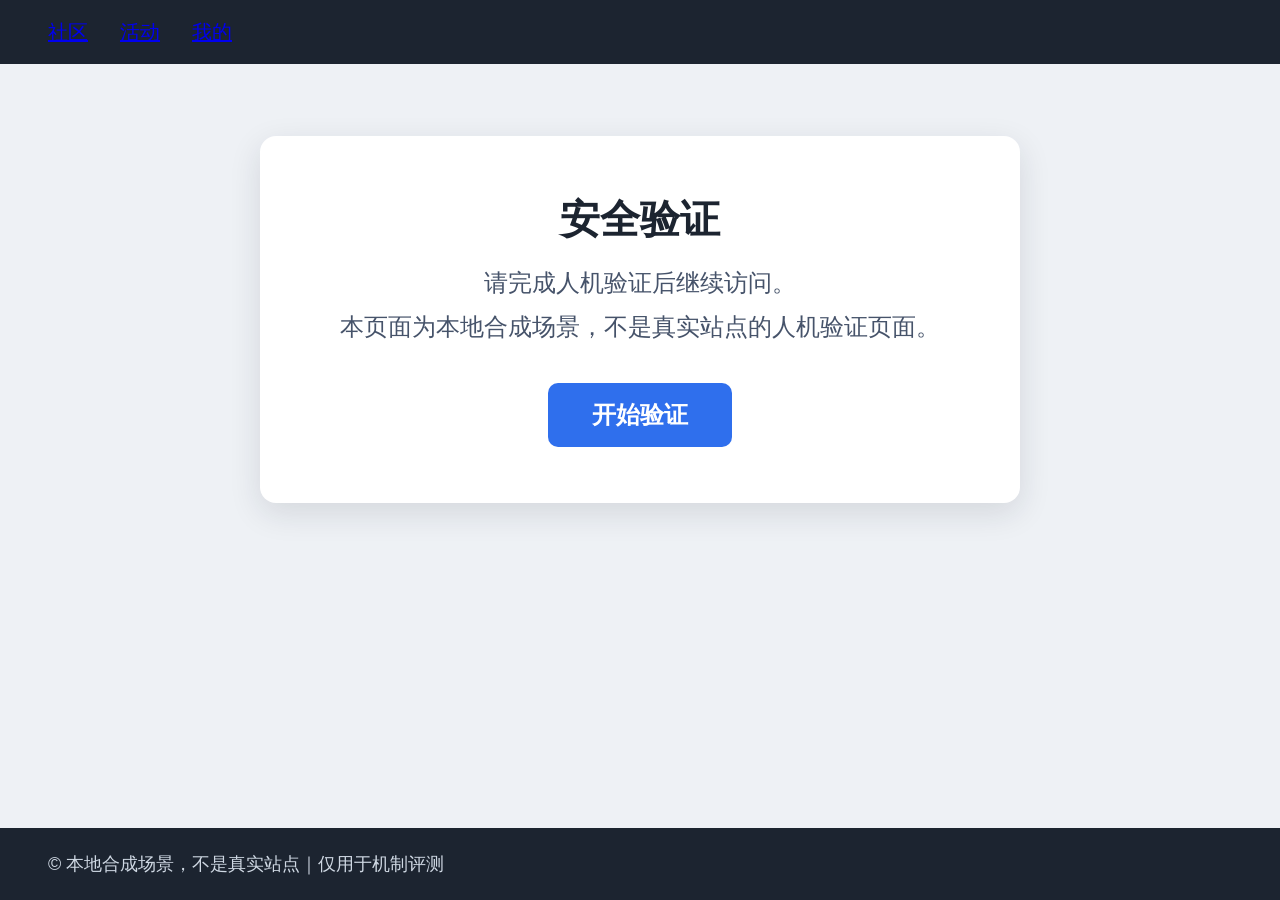
<file: acquisition/fixtures/live/captcha.html>
<!doctype html>
<html lang="zh-CN">
<head>
<meta charset="utf-8">
<title>安全验证（本地合成场景）</title>
<!-- 本地合成场景，不是真实站点：无外部资源、无网络请求，仅用于真实 Chromium/Edge 上的机制验收。 -->
<!--
  阻塞约定（见 V4 切片 2 接口冻结 §2/§4）：本页是整页验证码阻塞场景，
  页面上没有任何可引用的活动证据；任何策略在阻塞页上都不得把证据写入存储。
-->
<meta name="acq-blocked" content="captcha">
<style>
  * { box-sizing: border-box; }
  body { margin: 0; background: #eef1f5; color: #1c2430;
         font-family: "Microsoft YaHei", "PingFang SC", sans-serif; }
  nav.top { height: 64px; display: flex; align-items: center; gap: 32px;
            padding: 0 48px; background: #1c2430; color: #ffffff; font-size: 20px; }
  main { max-width: 760px; margin: 72px auto; padding: 56px 48px; background: #ffffff;
         border-radius: 16px; box-shadow: 0 10px 32px rgba(28, 36, 48, 0.12); text-align: center; }
  h1 { margin: 0 0 20px; font-size: 40px; }
  main p { margin: 12px 0; font-size: 24px; color: #46536a; }
  button { margin-top: 28px; padding: 16px 44px; font-size: 24px; font-weight: 700;
           color: #ffffff; background: #2f6fed; border: 0; border-radius: 10px;
           font-family: inherit; cursor: pointer; }
  footer { position: fixed; left: 0; right: 0; bottom: 0; padding: 24px 48px;
           background: #1c2430; color: #cfd8e3; font-size: 18px; }
</style>
</head>
<body data-acq-blocked="captcha">
<header>
  <nav class="top" aria-label="主导航">
    <a href="#home">社区</a>
    <a href="#activity">活动</a>
    <a href="#mine">我的</a>
  </nav>
</header>
<main>
  <section class="captcha" aria-label="安全验证" data-region-blocked="true">
    <h1>安全验证</h1>
    <p>请完成人机验证后继续访问。</p>
    <p>本页面为本地合成场景，不是真实站点的人机验证页面。</p>
    <button type="button">开始验证</button>
  </section>
</main>
<footer>© 本地合成场景，不是真实站点｜仅用于机制评测</footer>
</body>
</html>
</file>
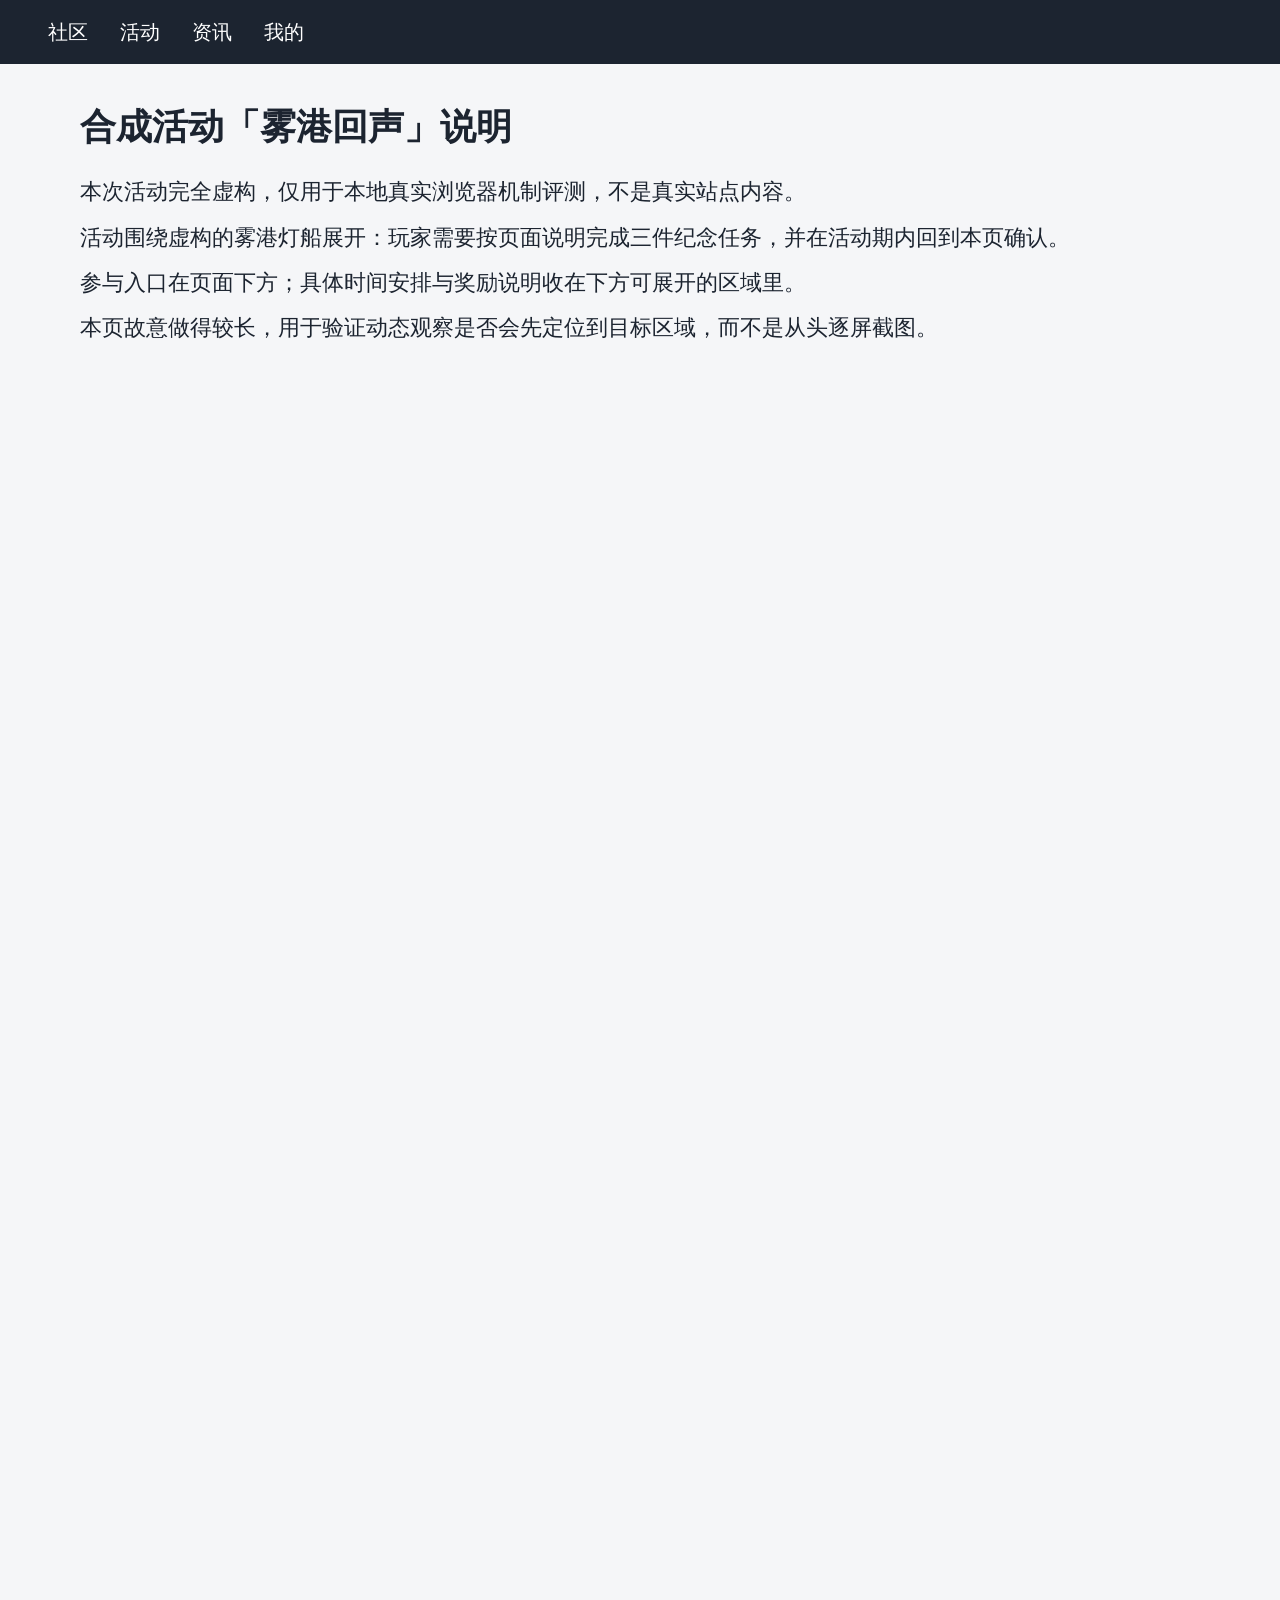
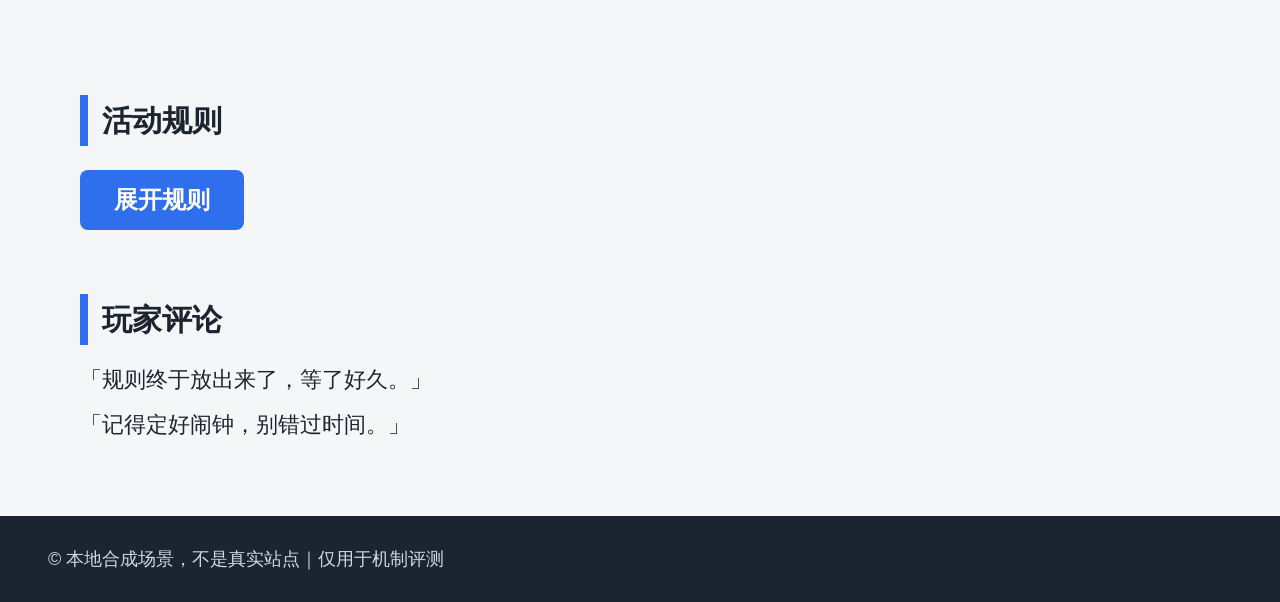
<file: acquisition/fixtures/live/lazy_rules.html>
<!doctype html>
<html lang="zh-CN">
<head>
<meta charset="utf-8">
<title>合成活动说明｜雾港回声（本地场景）</title>
<!-- 本地合成场景，不是真实站点：无外部资源、无网络请求，仅用于真实 Chromium/Edge 上的机制验收。 -->
<!--
  懒加载约定（供 browser_session_worker.cjs 识别，见 V4 切片 2 接口冻结 §2/§4）：
  - #rules-section 在点击展开前被显式声明为懒加载区域；
  - 展开前规则正文不在 DOM 中（#rules-body 为空，规则文字由点击后的内联脚本写入），
    因此隐藏文本也不能被任何观察通道读到；
  - 点击“展开规则”后 #rules-body 出现规则正文，region 文本与 page_version 必须改变。
-->
<style>
  * { box-sizing: border-box; }
  body { margin: 0; background: #f5f6f8; color: #1c2430;
         font-family: "Microsoft YaHei", "PingFang SC", sans-serif; line-height: 1.7; }
  nav.top { height: 64px; display: flex; align-items: center; gap: 32px;
            padding: 0 48px; background: #1c2430; color: #ffffff; font-size: 20px; }
  nav.top a { color: #ffffff; text-decoration: none; }
  main { max-width: 1120px; margin: 0 auto; padding: 32px 0 64px; }
  h1 { margin: 0 0 16px; font-size: 36px; }
  h2 { margin: 0 0 16px; font-size: 30px; padding-left: 14px; border-left: 8px solid #2f6fed; }
  article p { margin: 8px 0; font-size: 22px; }
  .spacer { height: 1300px; }
  #rules-section { margin-top: 40px; }
  #expand-rules { margin: 8px 0 0; padding: 14px 34px; font-size: 24px; font-weight: 700;
                  color: #ffffff; background: #2f6fed; border: 0; border-radius: 8px;
                  font-family: inherit; cursor: pointer; }
  #rules-body { margin-top: 20px; padding: 20px 24px; background: #ffffff; border-radius: 8px;
                font-size: 24px; white-space: pre-line; }
  #rules-body[hidden] { display: none; }
  section.comments { margin-top: 64px; }
  section.comments p { margin: 8px 0; font-size: 22px; }
  footer { padding: 28px 48px; background: #1c2430; color: #cfd8e3; font-size: 18px; }
</style>
</head>
<body>
<header>
  <nav class="top" aria-label="主导航">
    <a href="#home">社区</a>
    <a href="#activity">活动</a>
    <a href="#news">资讯</a>
    <a href="#mine">我的</a>
  </nav>
</header>
<main>
  <article class="article-body" aria-label="活动说明正文">
    <h1>合成活动「雾港回声」说明</h1>
    <p>本次活动完全虚构，仅用于本地真实浏览器机制评测，不是真实站点内容。</p>
    <p>活动围绕虚构的雾港灯船展开：玩家需要按页面说明完成三件纪念任务，并在活动期内回到本页确认。</p>
    <p>参与入口在页面下方；具体时间安排与奖励说明收在下方可展开的区域里。</p>
    <p>本页故意做得较长，用于验证动态观察是否会先定位到目标区域，而不是从头逐屏截图。</p>
  </article>
  <div class="spacer"></div>
  <section id="rules-section" class="activity-rules" aria-label="活动规则"
           data-region-lazy="true" data-region-requires="click:展开规则">
    <h2>活动规则</h2>
    <button id="expand-rules" type="button" aria-expanded="false">展开规则</button>
    <div id="rules-body" hidden></div>
  </section>
  <section class="comments" aria-label="玩家评论">
    <h2>玩家评论</h2>
    <p>「规则终于放出来了，等了好久。」</p>
    <p>「记得定好闹钟，别错过时间。」</p>
  </section>
</main>
<footer>© 本地合成场景，不是真实站点｜仅用于机制评测</footer>
<script>
(function () {
  // 规则正文以 base64 形式保存在内联脚本里，展开前不会出现在 DOM 文本中。
  var payload = '[base64]';
  var section = document.getElementById('rules-section');
  var button = document.getElementById('expand-rules');
  var body = document.getElementById('rules-body');
  button.addEventListener('click', function () {
    var bytes = Uint8Array.from(atob(payload), function (ch) { return ch.charCodeAt(0); });
    body.textContent = new TextDecoder('utf-8').decode(bytes);
    body.hidden = false;
    button.textContent = '规则已展开';
    button.setAttribute('aria-expanded', 'true');
    // 展开后不再声明懒加载，重新观察时该区域可直接读取 DOM 文本。
    section.removeAttribute('data-region-lazy');
    section.removeAttribute('data-region-requires');
  });
})();
</script>
</body>
</html>
</file>
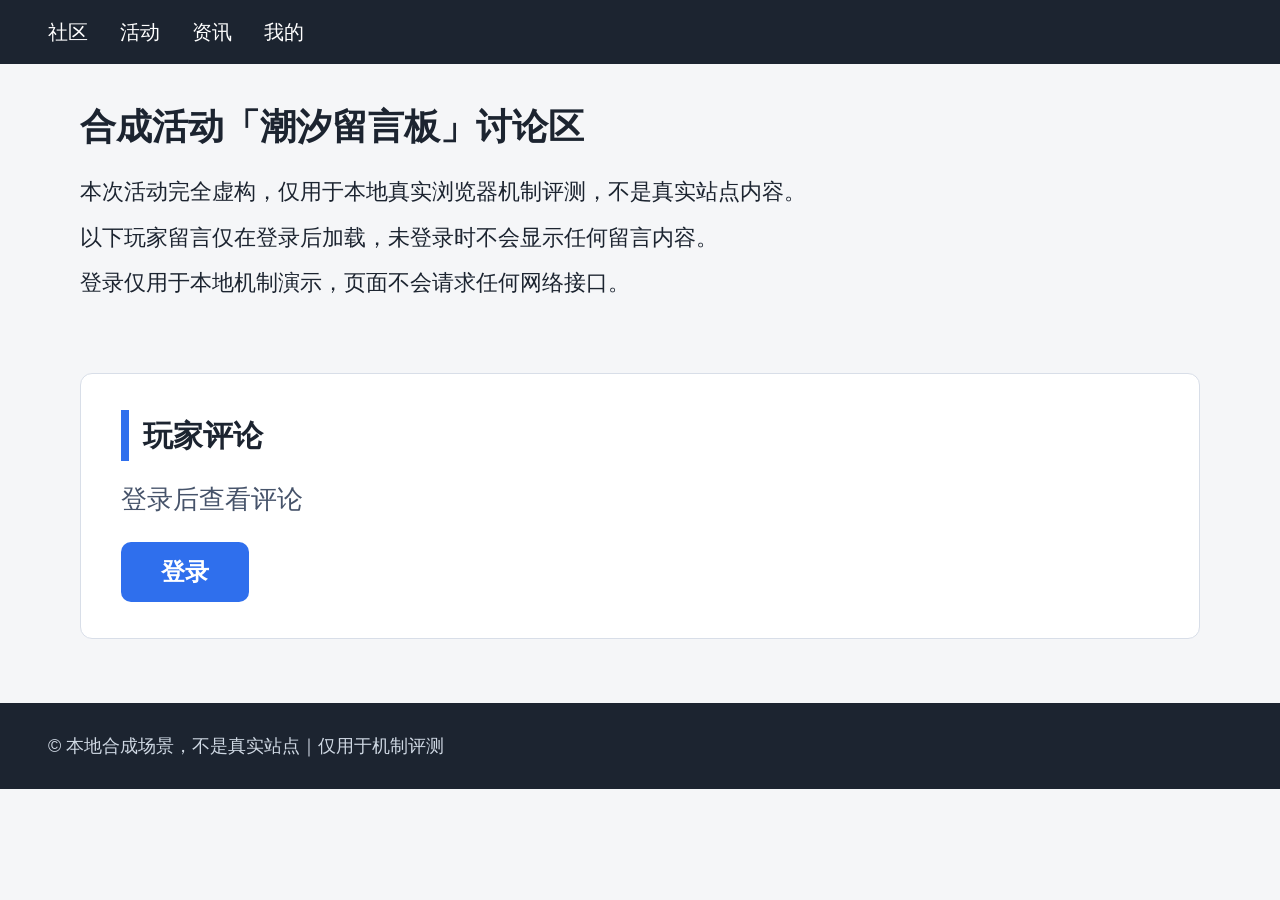
<file: acquisition/fixtures/live/login_comments.html>
<!doctype html>
<html lang="zh-CN">
<head>
<meta charset="utf-8">
<title>合成活动讨论区｜潮汐留言板（本地场景）</title>
<!-- 本地合成场景，不是真实站点：无外部资源、无网络请求，仅用于真实 Chromium/Edge 上的机制验收。 -->
<!--
  登录墙约定（见 V4 切片 2 接口冻结 §2/§4）：
  - 评论区是区域级登录墙（region.requires="login"），不是整页登录页；
  - 登录前的可见文字只有提示语，评论区正文不会出现在 DOM 中；
  - 自适应策略应记录 login_required 缺口并停止，不得伪造评论证据。
-->
<style>
  * { box-sizing: border-box; }
  body { margin: 0; background: #f5f6f8; color: #1c2430;
         font-family: "Microsoft YaHei", "PingFang SC", sans-serif; line-height: 1.7; }
  nav.top { height: 64px; display: flex; align-items: center; gap: 32px;
            padding: 0 48px; background: #1c2430; color: #ffffff; font-size: 20px; }
  nav.top a { color: #ffffff; text-decoration: none; }
  main { max-width: 1120px; margin: 0 auto; padding: 32px 0 64px; }
  h1 { margin: 0 0 16px; font-size: 36px; }
  h2 { margin: 0 0 16px; font-size: 30px; padding-left: 14px; border-left: 8px solid #2f6fed; }
  article p { margin: 8px 0; font-size: 22px; }
  #comments { margin-top: 72px; padding: 36px 40px; background: #ffffff; border-radius: 12px;
              border: 1px solid #d8dee8; }
  .login-gate { margin: 8px 0 20px; font-size: 26px; color: #46536a; }
  .login-button { padding: 14px 40px; font-size: 24px; font-weight: 700; color: #ffffff;
                  background: #2f6fed; border: 0; border-radius: 10px; font-family: inherit;
                  cursor: pointer; }
  footer { padding: 28px 48px; background: #1c2430; color: #cfd8e3; font-size: 18px; }
</style>
</head>
<body>
<header>
  <nav class="top" aria-label="主导航">
    <a href="#home">社区</a>
    <a href="#activity">活动</a>
    <a href="#news">资讯</a>
    <a href="#mine">我的</a>
  </nav>
</header>
<main>
  <article class="article-body" aria-label="活动讨论正文">
    <h1>合成活动「潮汐留言板」讨论区</h1>
    <p>本次活动完全虚构，仅用于本地真实浏览器机制评测，不是真实站点内容。</p>
    <p>以下玩家留言仅在登录后加载，未登录时不会显示任何留言内容。</p>
    <p>登录仅用于本地机制演示，页面不会请求任何网络接口。</p>
  </article>
  <section id="comments" class="comments login-wall" aria-label="玩家评论"
           data-region-role="comments" data-region-requires="login">
    <h2>玩家评论</h2>
    <p class="login-gate">登录后查看评论</p>
    <button class="login-button" type="button">登录</button>
  </section>
</main>
<footer>© 本地合成场景，不是真实站点｜仅用于机制评测</footer>
</body>
</html>
</file>
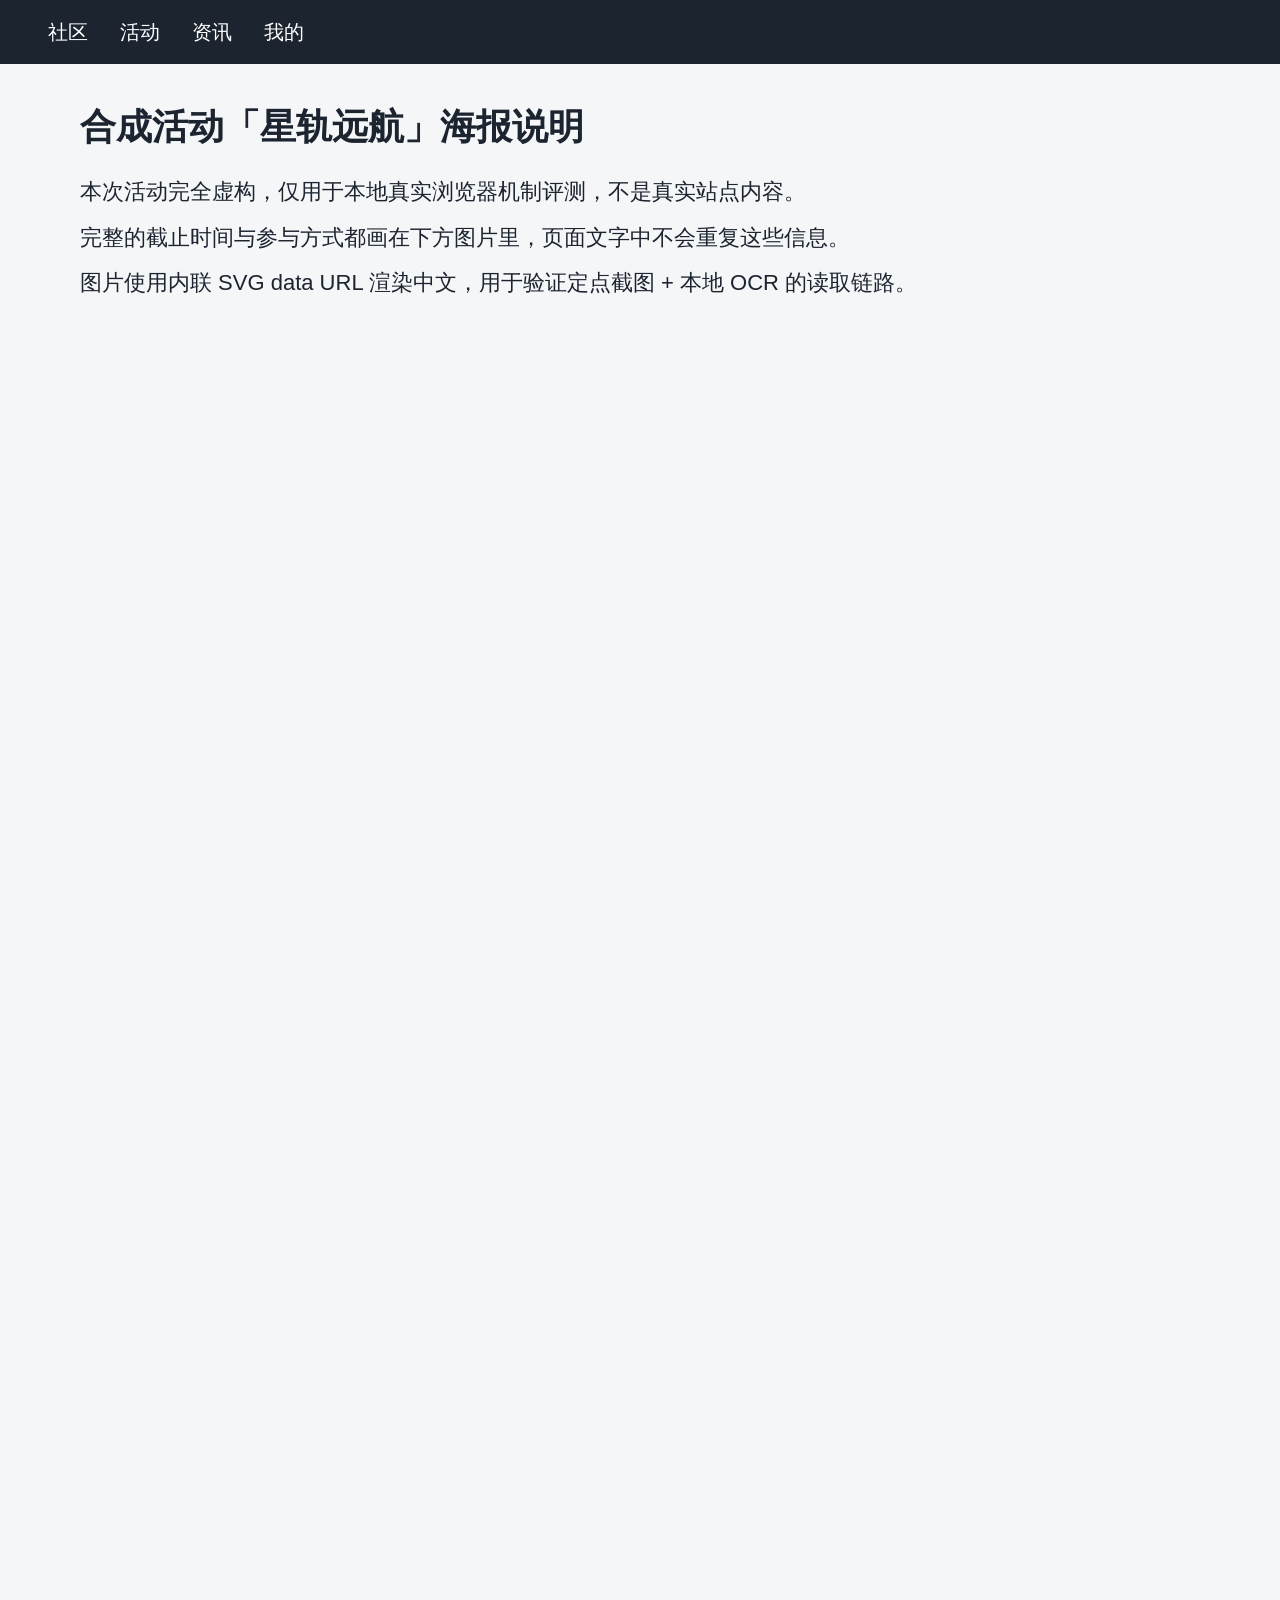
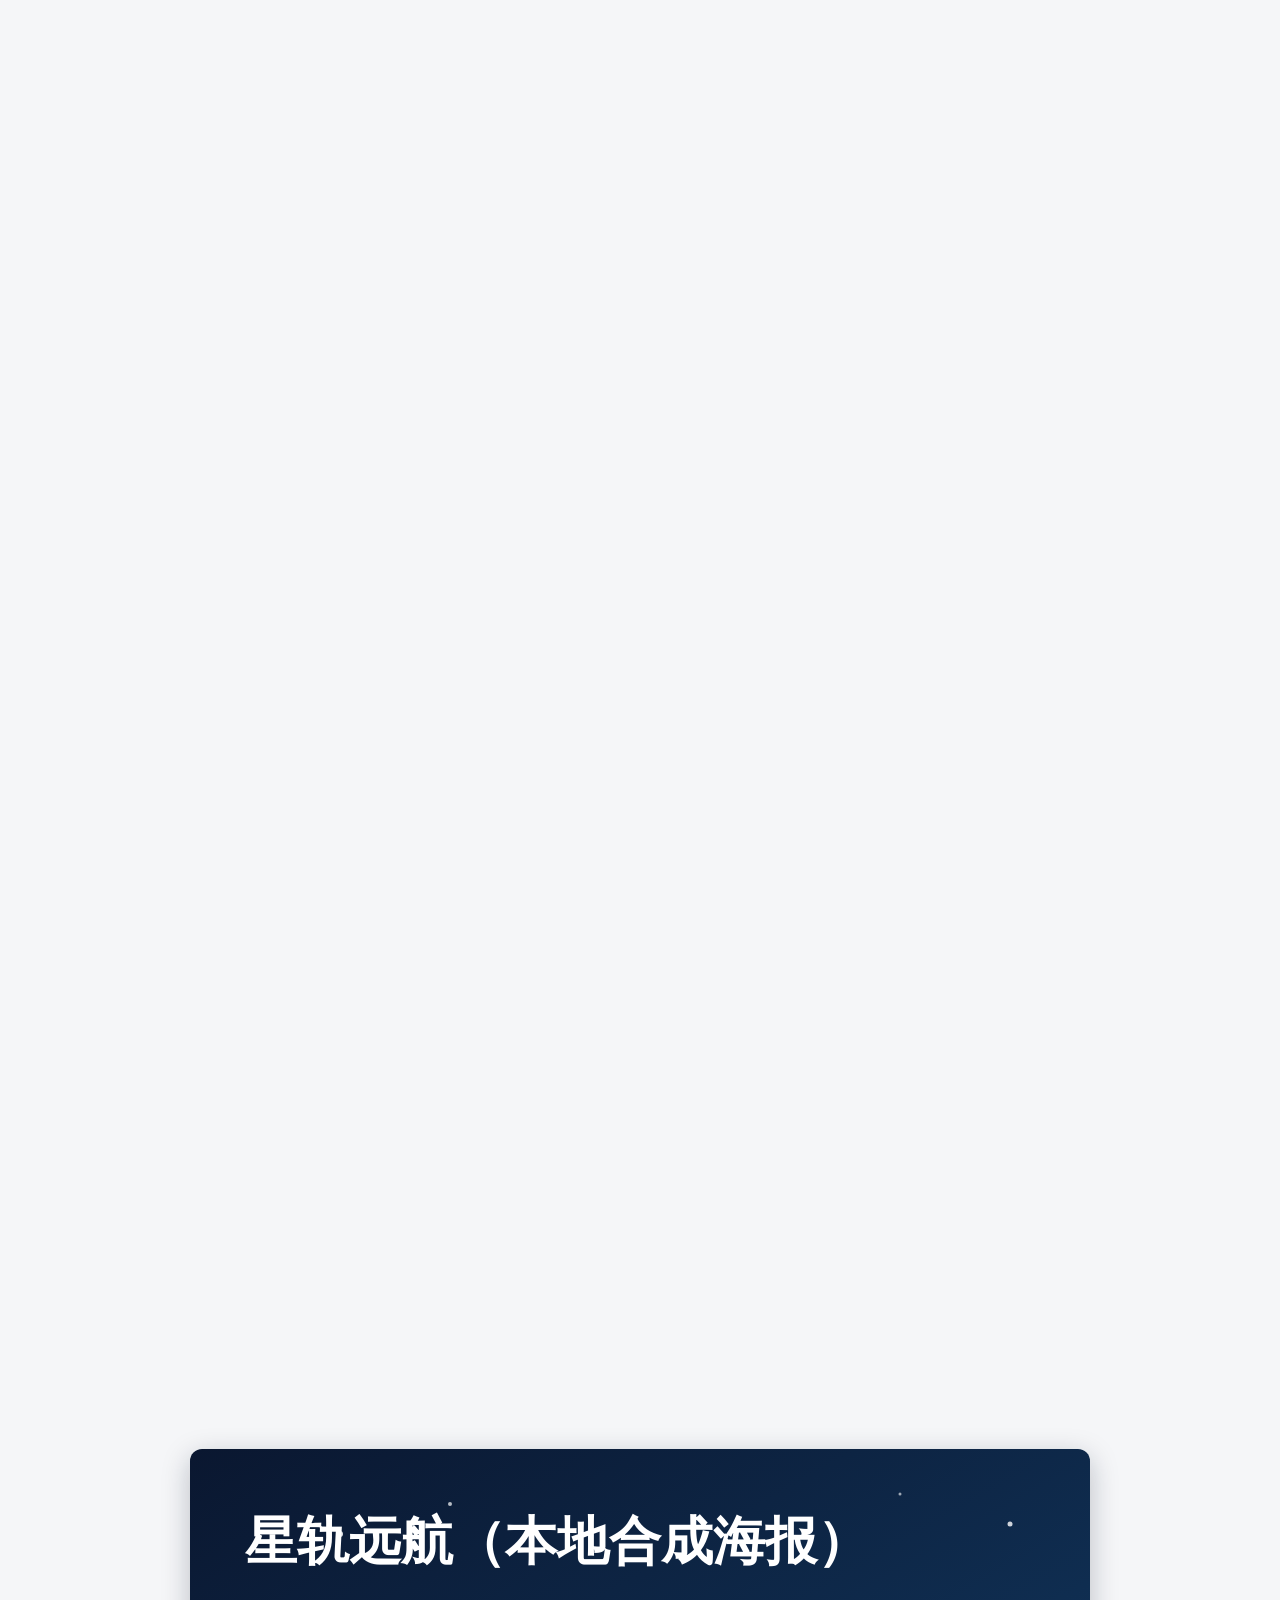
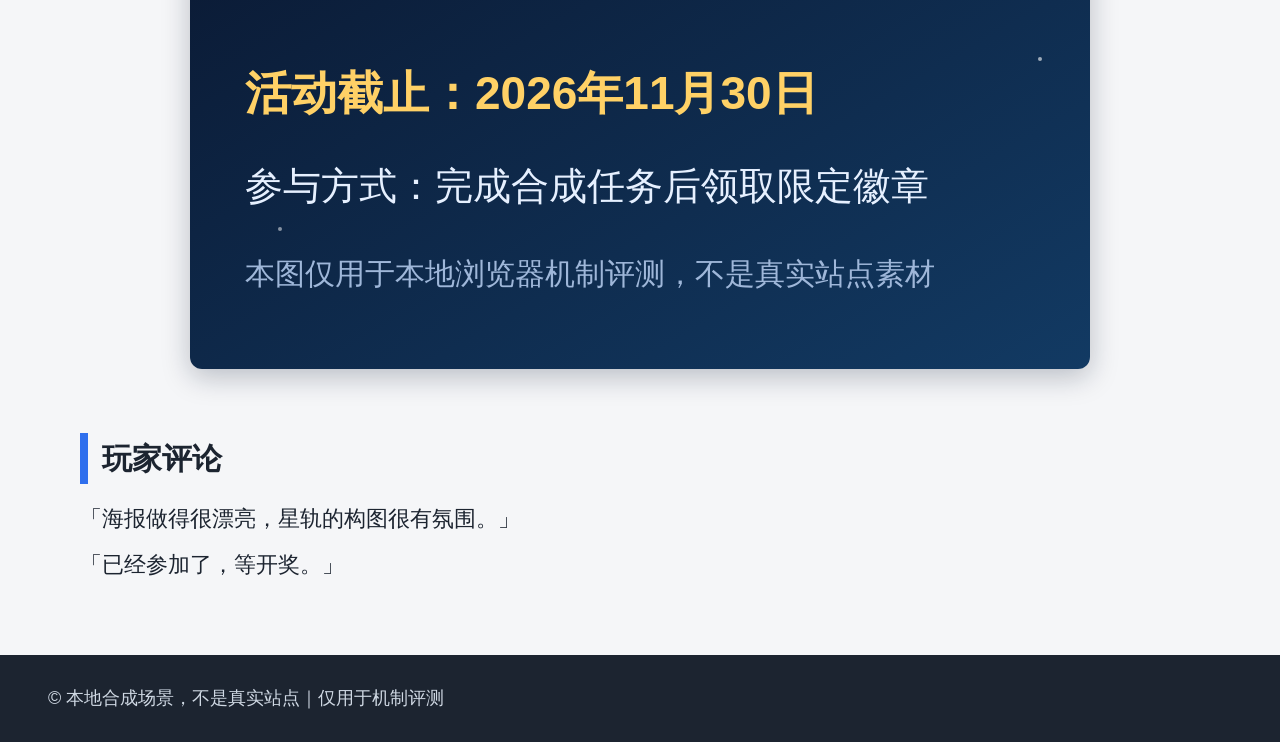
<file: acquisition/fixtures/live/poster_text.html>
<!doctype html>
<html lang="zh-CN">
<head>
<meta charset="utf-8">
<title>合成活动海报｜星轨远航（本地场景）</title>
<!-- 本地合成场景，不是真实站点：无外部资源、无网络请求，仅用于真实 Chromium/Edge 上的机制验收。 -->
<!--
  海报约定（供 browser_session_worker.cjs 识别，见 V4 切片 2 接口冻结 §2/§4）：
  - 截止日期只画在 <img> 内联 SVG 图像里，DOM 全文没有任何日期文字；
  - 海报位于页面第三屏（固定 0/850/1700 偏移的三屏）之后，固定三屏基线看不到它；
  - 图片为 data: URL，浏览器不会发起任何网络请求。
-->
<style>
  * { box-sizing: border-box; }
  body { margin: 0; background: #f5f6f8; color: #1c2430;
         font-family: "Microsoft YaHei", "PingFang SC", sans-serif; line-height: 1.7; }
  nav.top { height: 64px; display: flex; align-items: center; gap: 32px;
            padding: 0 48px; background: #1c2430; color: #ffffff; font-size: 20px; }
  nav.top a { color: #ffffff; text-decoration: none; }
  main { max-width: 1120px; margin: 0 auto; padding: 32px 0 64px; }
  h1 { margin: 0 0 16px; font-size: 36px; }
  h2 { margin: 0 0 16px; font-size: 30px; padding-left: 14px; border-left: 8px solid #2f6fed; }
  article p { margin: 8px 0; font-size: 22px; }
  .spacer { height: 2700px; }
  figure.poster { margin: 40px auto 0; text-align: center; }
  figure.poster img { display: block; width: 900px; height: 520px; margin: 0 auto;
                      border-radius: 12px; box-shadow: 0 8px 28px rgba(10, 23, 48, 0.25); }
  section.comments { margin-top: 64px; }
  section.comments p { margin: 8px 0; font-size: 22px; }
  footer { padding: 28px 48px; background: #1c2430; color: #cfd8e3; font-size: 18px; }
</style>
</head>
<body>
<header>
  <nav class="top" aria-label="主导航">
    <a href="#home">社区</a>
    <a href="#activity">活动</a>
    <a href="#news">资讯</a>
    <a href="#mine">我的</a>
  </nav>
</header>
<main>
  <article class="article-body" aria-label="活动说明正文">
    <h1>合成活动「星轨远航」海报说明</h1>
    <p>本次活动完全虚构，仅用于本地真实浏览器机制评测，不是真实站点内容。</p>
    <p>完整的截止时间与参与方式都画在下方图片里，页面文字中不会重复这些信息。</p>
    <p>图片使用内联 SVG data URL 渲染中文，用于验证定点截图 + 本地 OCR 的读取链路。</p>
  </article>
  <div class="spacer"></div>
  <figure class="poster" aria-label="活动海报" id="poster-figure">
    <img id="poster-image" class="poster-image" alt="活动海报（本地合成）" width="900" height="520"
         src="[data-uri]">
  </figure>
  <section class="comments" aria-label="玩家评论">
    <h2>玩家评论</h2>
    <p>「海报做得很漂亮，星轨的构图很有氛围。」</p>
    <p>「已经参加了，等开奖。」</p>
  </section>
</main>
<footer>© 本地合成场景，不是真实站点｜仅用于机制评测</footer>
</body>
</html>
</file>
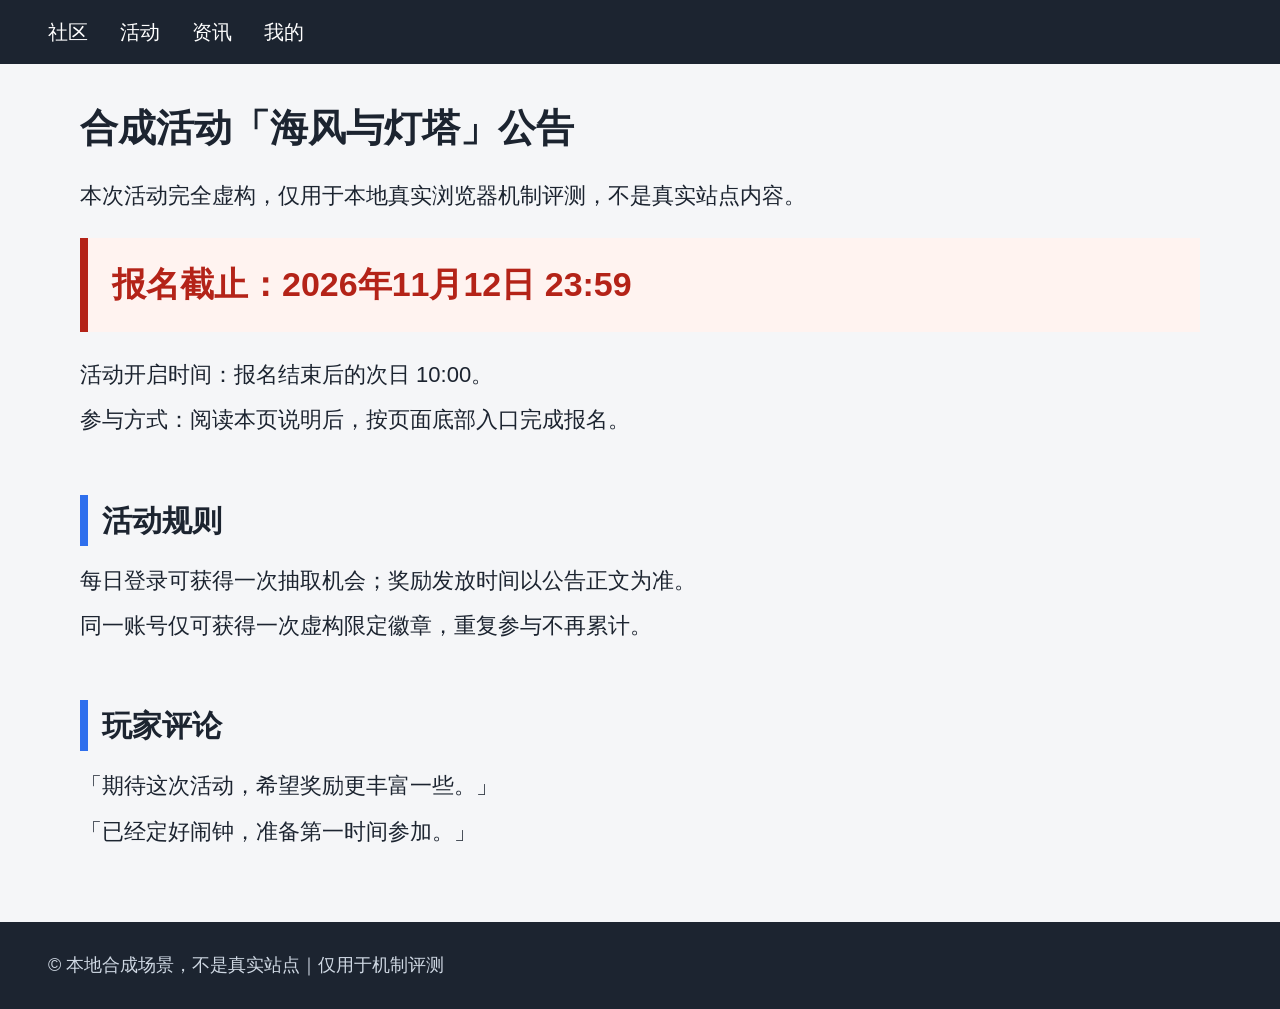
<file: acquisition/fixtures/live/static_article.html>
<!doctype html>
<html lang="zh-CN">
<head>
<meta charset="utf-8">
<title>合成活动公告｜海风与灯塔（本地场景）</title>
<!-- 本地合成场景，不是真实站点：无外部资源、无网络请求，仅用于真实 Chromium/Edge 上的机制验收。 -->
<style>
  * { box-sizing: border-box; }
  body { margin: 0; background: #f5f6f8; color: #1c2430;
         font-family: "Microsoft YaHei", "PingFang SC", sans-serif; line-height: 1.7; }
  nav.top { height: 64px; display: flex; align-items: center; gap: 32px;
            padding: 0 48px; background: #1c2430; color: #ffffff; font-size: 20px; }
  nav.top a { color: #ffffff; text-decoration: none; }
  main { max-width: 1120px; margin: 0 auto; padding: 32px 0 64px; }
  h1 { margin: 0 0 16px; font-size: 38px; }
  h2 { margin: 0 0 16px; font-size: 30px; padding-left: 14px; border-left: 8px solid #2f6fed; }
  article p { margin: 8px 0; font-size: 22px; }
  .deadline { margin: 24px 0; padding: 18px 24px; font-size: 34px; font-weight: 700;
              color: #b42318; background: #fff3f0; border-left: 8px solid #b42318; }
  section.block { margin-top: 56px; }
  section.block p { margin: 8px 0; font-size: 22px; }
  footer { padding: 28px 48px; background: #1c2430; color: #cfd8e3; font-size: 18px; }
</style>
</head>
<body>
<header>
  <nav class="top" aria-label="主导航">
    <a href="#home">社区</a>
    <a href="#activity">活动</a>
    <a href="#news">资讯</a>
    <a href="#mine">我的</a>
  </nav>
</header>
<main>
  <article class="article-body" aria-label="活动公告正文">
    <h1>合成活动「海风与灯塔」公告</h1>
    <p>本次活动完全虚构，仅用于本地真实浏览器机制评测，不是真实站点内容。</p>
    <p class="deadline">报名截止：2026年11月12日 23:59</p>
    <p>活动开启时间：报名结束后的次日 10:00。</p>
    <p>参与方式：阅读本页说明后，按页面底部入口完成报名。</p>
  </article>
  <section class="block activity-rules" aria-label="活动规则">
    <h2>活动规则</h2>
    <p>每日登录可获得一次抽取机会；奖励发放时间以公告正文为准。</p>
    <p>同一账号仅可获得一次虚构限定徽章，重复参与不再累计。</p>
  </section>
  <section class="block comments" aria-label="玩家评论">
    <h2>玩家评论</h2>
    <p>「期待这次活动，希望奖励更丰富一些。」</p>
    <p>「已经定好闹钟，准备第一时间参加。」</p>
  </section>
</main>
<footer>© 本地合成场景，不是真实站点｜仅用于机制评测</footer>
</body>
</html>
</file>
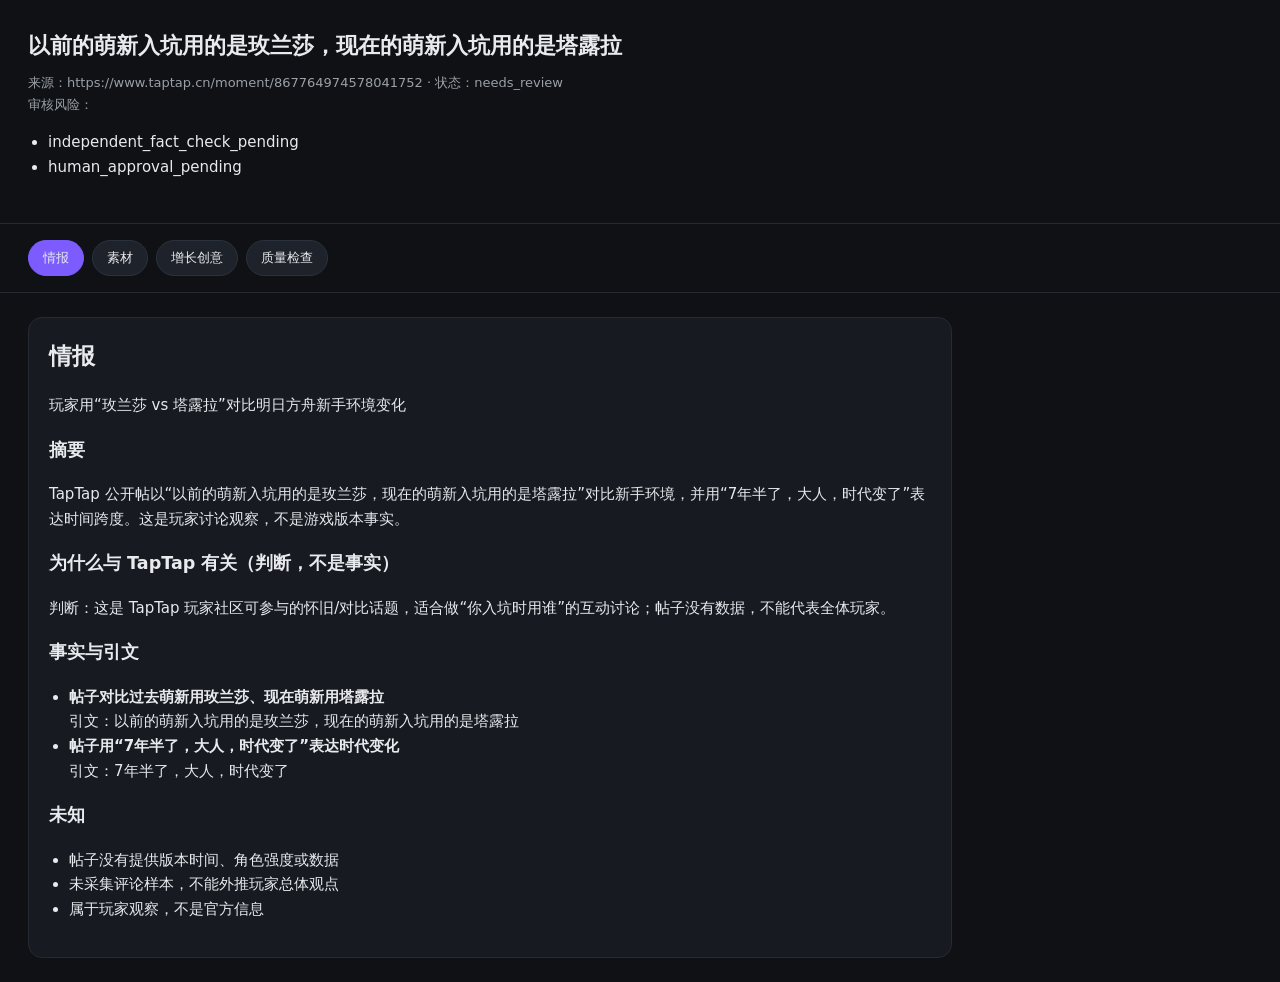
<file: spatial/public/v4-deliveries/arknights_newbie_contrast/preview.html>
<!doctype html>
<html lang="zh-CN"><head><meta charset="utf-8">
<meta name="viewport" content="width=device-width,initial-scale=1">
<title>以前的萌新入坑用的是玫兰莎，现在的萌新入坑用的是塔露拉</title>
<style>
:root{--bg:#0f1115;--card:#171a21;--text:#e8eaed;--muted:#9aa0a6;--accent:#7c5cff;--ok:#45c486;--bad:#e07777}
*{box-sizing:border-box}body{margin:0;background:var(--bg);color:var(--text);font:15px/1.65 system-ui,"Segoe UI",sans-serif}
header{padding:28px;border-bottom:1px solid #262a33}h1{margin:0 0 8px;font-size:22px}.muted{color:var(--muted);font-size:13px}
.tabs{display:flex;gap:8px;padding:16px 28px;position:sticky;top:0;background:var(--bg);border-bottom:1px solid #262a33;flex-wrap:wrap}
button{background:#1e222b;color:var(--text);border:1px solid #2c323d;padding:8px 14px;border-radius:999px;cursor:pointer}
button.active{background:var(--accent);border-color:var(--accent)}
main{padding:24px 28px;max-width:980px}section{display:none;background:var(--card);border:1px solid #262a33;border-radius:14px;padding:20px}
section.active{display:block}h2{margin-top:0}ul{padding-left:20px}.ok{color:var(--ok)}.bad{color:var(--bad)}
.card{border-left:3px solid var(--accent);padding:10px 14px;margin:12px 0;background:#12151b}
pre{white-space:pre-wrap;background:#101318;padding:14px;border-radius:10px;border:1px solid #262a33}
</style></head><body>
<header><h1>以前的萌新入坑用的是玫兰莎，现在的萌新入坑用的是塔露拉</h1>
<div class="muted">来源：https://www.taptap.cn/moment/867764974578041752 · 状态：needs_review</div>
<div class="muted">审核风险：</div><ul><li>independent_fact_check_pending</li><li>human_approval_pending</li></ul></header>
<div class="tabs">
<button class="active" data-tab="intel">情报</button>
<button data-tab="material">素材</button>
<button data-tab="creative">增长创意</button>
<button data-tab="checks">质量检查</button>
</div>
<main>
<section id="intel" class="active"><h2>情报</h2>
<p>玩家用“玫兰莎 vs 塔露拉”对比明日方舟新手环境变化</p>
<h3>摘要</h3><p>TapTap 公开帖以“以前的萌新入坑用的是玫兰莎，现在的萌新入坑用的是塔露拉”对比新手环境，并用“7年半了，大人，时代变了”表达时间跨度。这是玩家讨论观察，不是游戏版本事实。</p>
<h3>为什么与 TapTap 有关（判断，不是事实）</h3><p>判断：这是 TapTap 玩家社区可参与的怀旧/对比话题，适合做“你入坑时用谁”的互动讨论；帖子没有数据，不能代表全体玩家。</p>
<h3>事实与引文</h3><ul><li><b>帖子对比过去萌新用玫兰莎、现在萌新用塔露拉</b><br><span>引文：以前的萌新入坑用的是玫兰莎，现在的萌新入坑用的是塔露拉</span></li><li><b>帖子用“7年半了，大人，时代变了”表达时代变化</b><br><span>引文：7年半了，大人，时代变了</span></li></ul>
<h3>未知</h3><ul><li>帖子没有提供版本时间、角色强度或数据</li><li>未采集评论样本，不能外推玩家总体观点</li><li>属于玩家观察，不是官方信息</li></ul></section>
<section id="material"><h2>素材</h2>
<p class="muted">社区动态</p>
<h3>你入坑时用的谁？玫兰莎还是塔露拉</h3>
<pre>“以前的萌新入坑用的是玫兰莎，现在的萌新入坑用的是塔露拉。”7年半，时代变了。你入坑时用的第一个主力是谁？</pre>
<h3>使用边界</h3><p>只作为玩家讨论观察；不写成版本事实、强度结论或全体玩家观点。</p></section>
<section id="creative"><h2>增长创意（草稿）</h2>
<div class="card"><b>萌新入坑记忆：从玫兰莎到塔露拉</b><br>
一个入坑主力的变化，被玩家放进“时代变了”的感叹里。</div>
<h3>建议动作</h3><p>发布社区话题：先用玫兰莎与塔露拉构成过去/现在对比，再接一句时代感叹，最后抛出互动提问，邀请玩家分享入坑时的第一个主力。</p>
<h3>文案草案</h3><pre>以前萌新入坑用玫兰莎，现在萌新入坑用塔露拉。7年半了，大人，时代变了。你入坑时，第一个主力是谁？</pre>
<h3>前置条件</h3><ul><li>运营确认该对比适合作为社区怀旧话题，而非版本事实或强度结论。</li><li>运营确认文案中的“7年半”表述符合当前社区语境。</li><li>运营确认互动提问不涉及奖励、入口或官方承诺。</li></ul>
<p class="muted">状态：draft_needs_operational_confirmation</p></section>
<section id="checks"><h2>质量检查（代理指标）</h2><ul><li class="ok">intelligence: 通过</li><li class="ok">material: 通过</li><li class="ok">growth_creative: 通过</li><li class="ok">all_types_present: 通过</li><li class="ok">facts_have_quotes: 通过</li><li class="ok">quote_support: 通过</li><li class="ok">creative_quality: 通过</li><li class="ok">unknowns_present: 通过</li><li class="ok">creative_has_boundary: 通过</li></ul>
<p class="muted">逐字引文支持不等于语义支持；未做独立事实核验。</p></section>
</main>
<script>
document.querySelectorAll('button[data-tab]').forEach(function(btn){
  btn.addEventListener('click', function(){
    document.querySelectorAll('button[data-tab]').forEach(function(b){b.classList.remove('active')});
    document.querySelectorAll('main section').forEach(function(s){s.classList.remove('active')});
    btn.classList.add('active');
    document.getElementById(btn.dataset.tab).classList.add('active');
  });
});
</script></body></html>
</file>
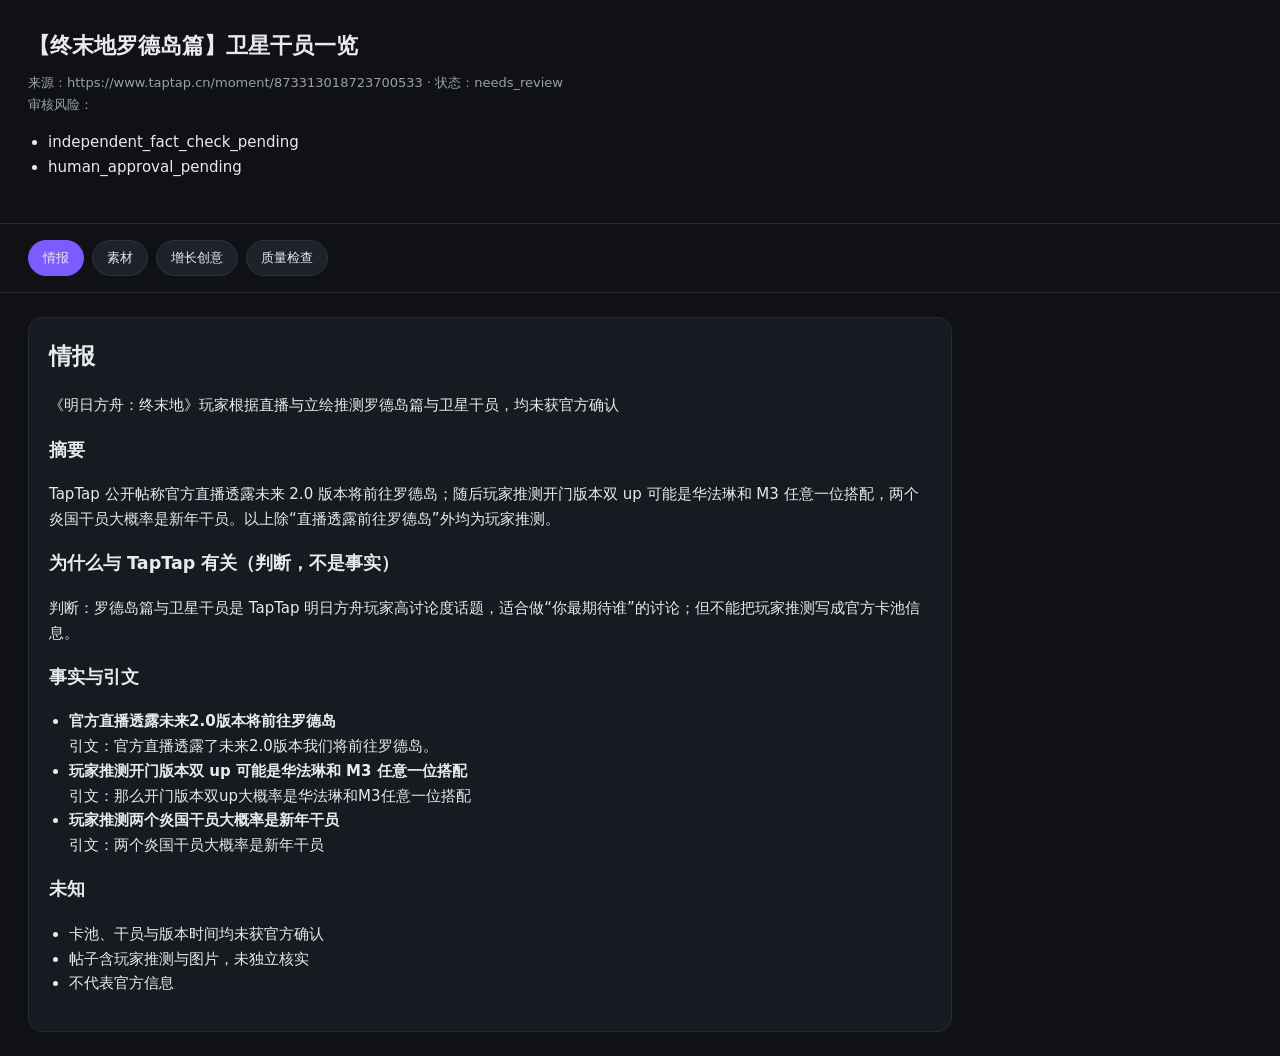
<file: spatial/public/v4-deliveries/endfield_rhodes_island_rumor/preview.html>
<!doctype html>
<html lang="zh-CN"><head><meta charset="utf-8">
<meta name="viewport" content="width=device-width,initial-scale=1">
<title>【终末地罗德岛篇】卫星干员一览</title>
<style>
:root{--bg:#0f1115;--card:#171a21;--text:#e8eaed;--muted:#9aa0a6;--accent:#7c5cff;--ok:#45c486;--bad:#e07777}
*{box-sizing:border-box}body{margin:0;background:var(--bg);color:var(--text);font:15px/1.65 system-ui,"Segoe UI",sans-serif}
header{padding:28px;border-bottom:1px solid #262a33}h1{margin:0 0 8px;font-size:22px}.muted{color:var(--muted);font-size:13px}
.tabs{display:flex;gap:8px;padding:16px 28px;position:sticky;top:0;background:var(--bg);border-bottom:1px solid #262a33;flex-wrap:wrap}
button{background:#1e222b;color:var(--text);border:1px solid #2c323d;padding:8px 14px;border-radius:999px;cursor:pointer}
button.active{background:var(--accent);border-color:var(--accent)}
main{padding:24px 28px;max-width:980px}section{display:none;background:var(--card);border:1px solid #262a33;border-radius:14px;padding:20px}
section.active{display:block}h2{margin-top:0}ul{padding-left:20px}.ok{color:var(--ok)}.bad{color:var(--bad)}
.card{border-left:3px solid var(--accent);padding:10px 14px;margin:12px 0;background:#12151b}
pre{white-space:pre-wrap;background:#101318;padding:14px;border-radius:10px;border:1px solid #262a33}
</style></head><body>
<header><h1>【终末地罗德岛篇】卫星干员一览</h1>
<div class="muted">来源：https://www.taptap.cn/moment/873313018723700533 · 状态：needs_review</div>
<div class="muted">审核风险：</div><ul><li>independent_fact_check_pending</li><li>human_approval_pending</li></ul></header>
<div class="tabs">
<button class="active" data-tab="intel">情报</button>
<button data-tab="material">素材</button>
<button data-tab="creative">增长创意</button>
<button data-tab="checks">质量检查</button>
</div>
<main>
<section id="intel" class="active"><h2>情报</h2>
<p>《明日方舟：终末地》玩家根据直播与立绘推测罗德岛篇与卫星干员，均未获官方确认</p>
<h3>摘要</h3><p>TapTap 公开帖称官方直播透露未来 2.0 版本将前往罗德岛；随后玩家推测开门版本双 up 可能是华法琳和 M3 任意一位搭配，两个炎国干员大概率是新年干员。以上除“直播透露前往罗德岛”外均为玩家推测。</p>
<h3>为什么与 TapTap 有关（判断，不是事实）</h3><p>判断：罗德岛篇与卫星干员是 TapTap 明日方舟玩家高讨论度话题，适合做“你最期待谁”的讨论；但不能把玩家推测写成官方卡池信息。</p>
<h3>事实与引文</h3><ul><li><b>官方直播透露未来2.0版本将前往罗德岛</b><br><span>引文：官方直播透露了未来2.0版本我们将前往罗德岛。</span></li><li><b>玩家推测开门版本双 up 可能是华法琳和 M3 任意一位搭配</b><br><span>引文：那么开门版本双up大概率是华法琳和M3任意一位搭配</span></li><li><b>玩家推测两个炎国干员大概率是新年干员</b><br><span>引文：两个炎国干员大概率是新年干员</span></li></ul>
<h3>未知</h3><ul><li>卡池、干员与版本时间均未获官方确认</li><li>帖子含玩家推测与图片，未独立核实</li><li>不代表官方信息</li></ul></section>
<section id="material"><h2>素材</h2>
<p class="muted">社区动态</p>
<h3>终末地罗德岛篇：玩家在猜谁进卡池</h3>
<pre>《明日方舟：终末地》玩家根据直播和立绘猜罗德岛篇的卫星干员：华法琳、M3、炎国新年干员……你最期待谁？</pre>
<h3>使用边界</h3><p>只作为玩家讨论观察；不把推测写成官方卡池、版本时间或干员事实。</p></section>
<section id="creative"><h2>增长创意（草稿）</h2>
<div class="card"><b>【终末地罗德岛篇】卫星干员推测线索梳理</b><br>
官方直播透露未来 2.0 将前往罗德岛；华法琳、M3、炎国新年干员相关说法仍属玩家推测。</div>
<h3>建议动作</h3><p>制作一版分层式社区讨论素材：先呈现官方直播线索，再整理玩家对华法琳、M3、炎国新年干员的推测，最后明确未获官方确认，并用开放式提问承接留言。</p>
<h3>文案草案</h3><pre>官方直播透露，未来 2.0 版本我们将前往罗德岛。围绕这条线索，玩家推测开门版本双 up 可能是华法琳和 M3 任意一位搭配；也有玩家推测两个炎国干员大概率是新年干员。以上均为玩家推测，未获官方确认。你更关注哪一组推测：华法琳、M3，还是炎国新年干员？欢迎说说理由。</pre>
<h3>前置条件</h3><ul><li>发布前复核官方线索表述，仅使用“未来 2.0 版本将前往罗德岛”，不扩展为具体剧情、时间、卡池或官方承诺。</li><li>发布前确认华法琳、M3、炎国新年干员、开门版本双 up 等内容均标注为玩家推测，不写成官方确认。</li><li>互动提问不设置奖励、入口或活动承诺，仅作为社区讨论话题。</li><li>如官方后续信息发生变化，需重新核对文案表述。</li></ul>
<p class="muted">状态：draft_needs_operational_confirmation</p></section>
<section id="checks"><h2>质量检查（代理指标）</h2><ul><li class="ok">intelligence: 通过</li><li class="ok">material: 通过</li><li class="ok">growth_creative: 通过</li><li class="ok">all_types_present: 通过</li><li class="ok">facts_have_quotes: 通过</li><li class="ok">quote_support: 通过</li><li class="ok">creative_quality: 通过</li><li class="ok">unknowns_present: 通过</li><li class="ok">creative_has_boundary: 通过</li></ul>
<p class="muted">逐字引文支持不等于语义支持；未做独立事实核验。</p></section>
</main>
<script>
document.querySelectorAll('button[data-tab]').forEach(function(btn){
  btn.addEventListener('click', function(){
    document.querySelectorAll('button[data-tab]').forEach(function(b){b.classList.remove('active')});
    document.querySelectorAll('main section').forEach(function(s){s.classList.remove('active')});
    btn.classList.add('active');
    document.getElementById(btn.dataset.tab).classList.add('active');
  });
});
</script></body></html>
</file>
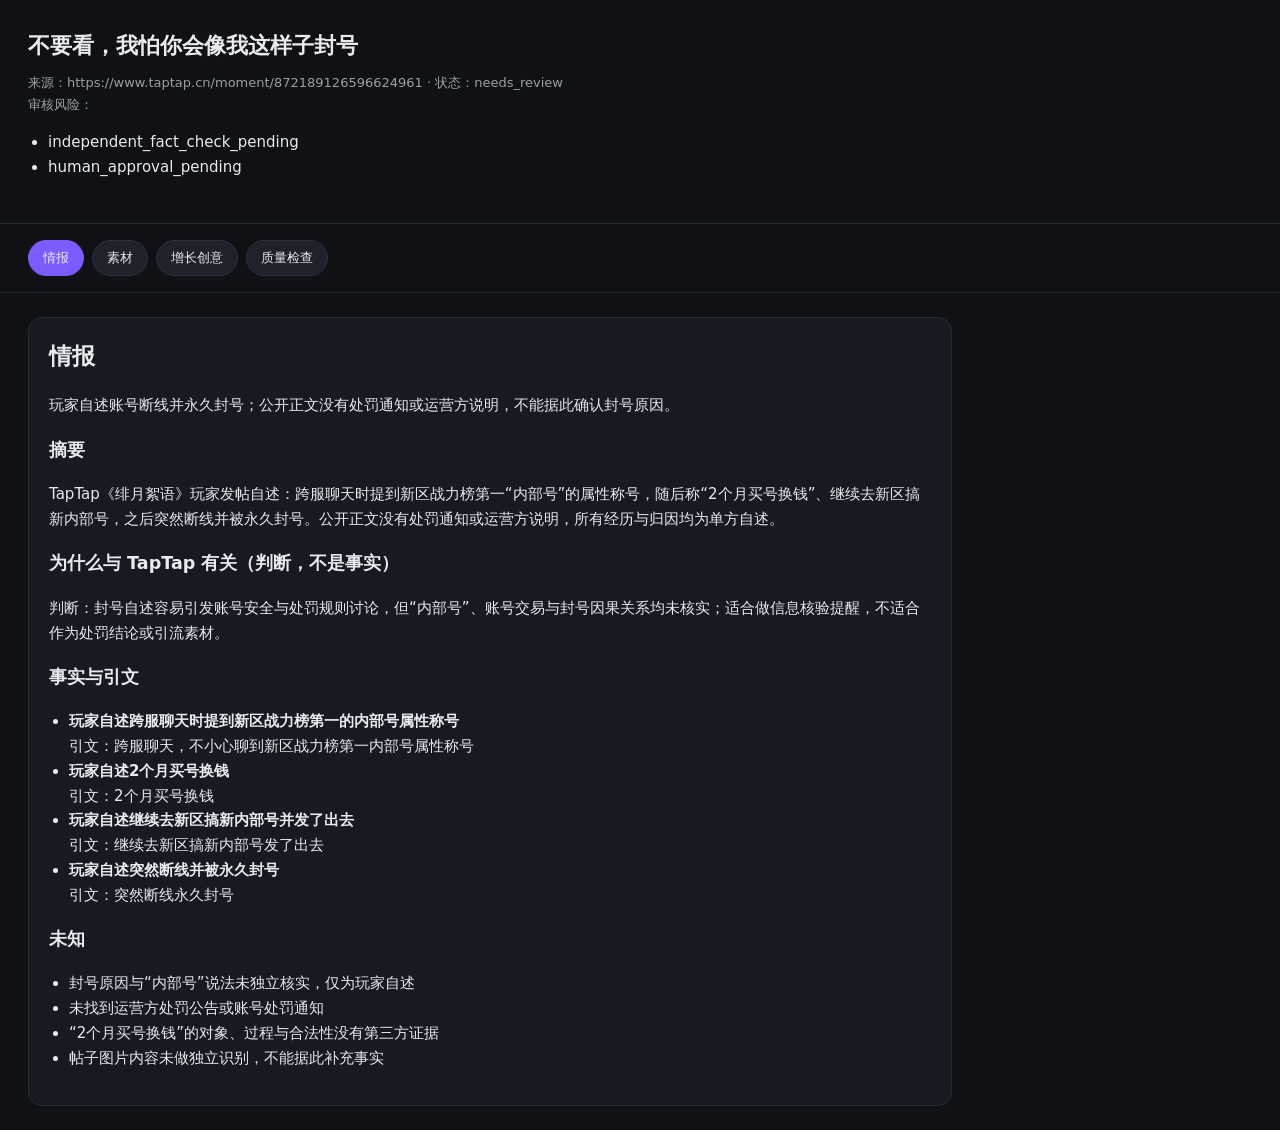
<file: spatial/public/v4-deliveries/feiyue_ban_selfreport/preview.html>
<!doctype html>
<html lang="zh-CN"><head><meta charset="utf-8">
<meta name="viewport" content="width=device-width,initial-scale=1">
<title>不要看，我怕你会像我这样子封号</title>
<style>
:root{--bg:#0f1115;--card:#171a21;--text:#e8eaed;--muted:#9aa0a6;--accent:#7c5cff;--ok:#45c486;--bad:#e07777}
*{box-sizing:border-box}body{margin:0;background:var(--bg);color:var(--text);font:15px/1.65 system-ui,"Segoe UI",sans-serif}
header{padding:28px;border-bottom:1px solid #262a33}h1{margin:0 0 8px;font-size:22px}.muted{color:var(--muted);font-size:13px}
.tabs{display:flex;gap:8px;padding:16px 28px;position:sticky;top:0;background:var(--bg);border-bottom:1px solid #262a33;flex-wrap:wrap}
button{background:#1e222b;color:var(--text);border:1px solid #2c323d;padding:8px 14px;border-radius:999px;cursor:pointer}
button.active{background:var(--accent);border-color:var(--accent)}
main{padding:24px 28px;max-width:980px}section{display:none;background:var(--card);border:1px solid #262a33;border-radius:14px;padding:20px}
section.active{display:block}h2{margin-top:0}ul{padding-left:20px}.ok{color:var(--ok)}.bad{color:var(--bad)}
.card{border-left:3px solid var(--accent);padding:10px 14px;margin:12px 0;background:#12151b}
pre{white-space:pre-wrap;background:#101318;padding:14px;border-radius:10px;border:1px solid #262a33}
</style></head><body>
<header><h1>不要看，我怕你会像我这样子封号</h1>
<div class="muted">来源：https://www.taptap.cn/moment/872189126596624961 · 状态：needs_review</div>
<div class="muted">审核风险：</div><ul><li>independent_fact_check_pending</li><li>human_approval_pending</li></ul></header>
<div class="tabs">
<button class="active" data-tab="intel">情报</button>
<button data-tab="material">素材</button>
<button data-tab="creative">增长创意</button>
<button data-tab="checks">质量检查</button>
</div>
<main>
<section id="intel" class="active"><h2>情报</h2>
<p>玩家自述账号断线并永久封号；公开正文没有处罚通知或运营方说明，不能据此确认封号原因。</p>
<h3>摘要</h3><p>TapTap《绯月絮语》玩家发帖自述：跨服聊天时提到新区战力榜第一“内部号”的属性称号，随后称“2个月买号换钱”、继续去新区搞新内部号，之后突然断线并被永久封号。公开正文没有处罚通知或运营方说明，所有经历与归因均为单方自述。</p>
<h3>为什么与 TapTap 有关（判断，不是事实）</h3><p>判断：封号自述容易引发账号安全与处罚规则讨论，但“内部号”、账号交易与封号因果关系均未核实；适合做信息核验提醒，不适合作为处罚结论或引流素材。</p>
<h3>事实与引文</h3><ul><li><b>玩家自述跨服聊天时提到新区战力榜第一的内部号属性称号</b><br><span>引文：跨服聊天，不小心聊到新区战力榜第一内部号属性称号</span></li><li><b>玩家自述2个月买号换钱</b><br><span>引文：2个月买号换钱</span></li><li><b>玩家自述继续去新区搞新内部号并发了出去</b><br><span>引文：继续去新区搞新内部号发了出去</span></li><li><b>玩家自述突然断线并被永久封号</b><br><span>引文：突然断线永久封号</span></li></ul>
<h3>未知</h3><ul><li>封号原因与“内部号”说法未独立核实，仅为玩家自述</li><li>未找到运营方处罚公告或账号处罚通知</li><li>“2个月买号换钱”的对象、过程与合法性没有第三方证据</li><li>帖子图片内容未做独立识别，不能据此补充事实</li></ul></section>
<section id="material"><h2>素材</h2>
<p class="muted">社区动态</p>
<h3>封号自述该信多少：先看证据，再谈原因</h3>
<pre>有《绯月絮语》玩家发帖自述账号断线并永久封号，但公开正文没有处罚通知或运营方说明。封号原因、所谓内部号和账号交易过程都未核实。你会先查看哪些证据？</pre>
<h3>使用边界</h3><p>只做单方自述的信息核验提醒；不确认封号原因、不指控运营或第三方、不指导账号交易、不征集或曝光个人账号信息。</p></section>
<section id="creative"><h2>增长创意（草稿）</h2>
<div class="card"><b>先看证据：封号自述的信息核验提醒</b><br>
看到这则封号自述，先别急着下结论：你会先查看哪些证据？</div>
<h3>建议动作</h3><p>发布一条信息核验提醒帖：以“你会先查看哪些证据？”为互动问题，引导评论聚焦公开正文是否有处罚通知或运营方说明；不确认封号原因，不指控运营或第三方，不指导账号交易。</p>
<h3>文案草案</h3><pre>有《绯月絮语》玩家发帖自述账号断线并永久封号；公开正文没有处罚通知或运营方说明。封号原因、所谓内部号和账号交易过程都未核实。你会先查看哪些证据？讨论时请只围绕可核验信息，不征集或曝光个人账号信息。</pre>
<h3>前置条件</h3><ul><li>发布前复核公开正文仍没有处罚通知或运营方说明；若出现新增信息，需先更新表述。</li><li>全文保持“玩家自述”“未核实”表述，不确认封号原因，不把内部号或账号交易过程写成事实。</li><li>不指控运营或第三方，不指导账号交易，不征集或曝光个人账号信息。</li><li>评论区互动需按上述边界维护，避免把未核实细节扩散为结论。</li></ul>
<p class="muted">状态：draft_needs_operational_confirmation</p></section>
<section id="checks"><h2>质量检查（代理指标）</h2><ul><li class="ok">intelligence: 通过</li><li class="ok">material: 通过</li><li class="ok">growth_creative: 通过</li><li class="ok">all_types_present: 通过</li><li class="ok">facts_have_quotes: 通过</li><li class="ok">quote_support: 通过</li><li class="ok">creative_quality: 通过</li><li class="ok">unknowns_present: 通过</li><li class="ok">creative_has_boundary: 通过</li></ul>
<p class="muted">逐字引文支持不等于语义支持；未做独立事实核验。</p></section>
</main>
<script>
document.querySelectorAll('button[data-tab]').forEach(function(btn){
  btn.addEventListener('click', function(){
    document.querySelectorAll('button[data-tab]').forEach(function(b){b.classList.remove('active')});
    document.querySelectorAll('main section').forEach(function(s){s.classList.remove('active')});
    btn.classList.add('active');
    document.getElementById(btn.dataset.tab).classList.add('active');
  });
});
</script></body></html>
</file>
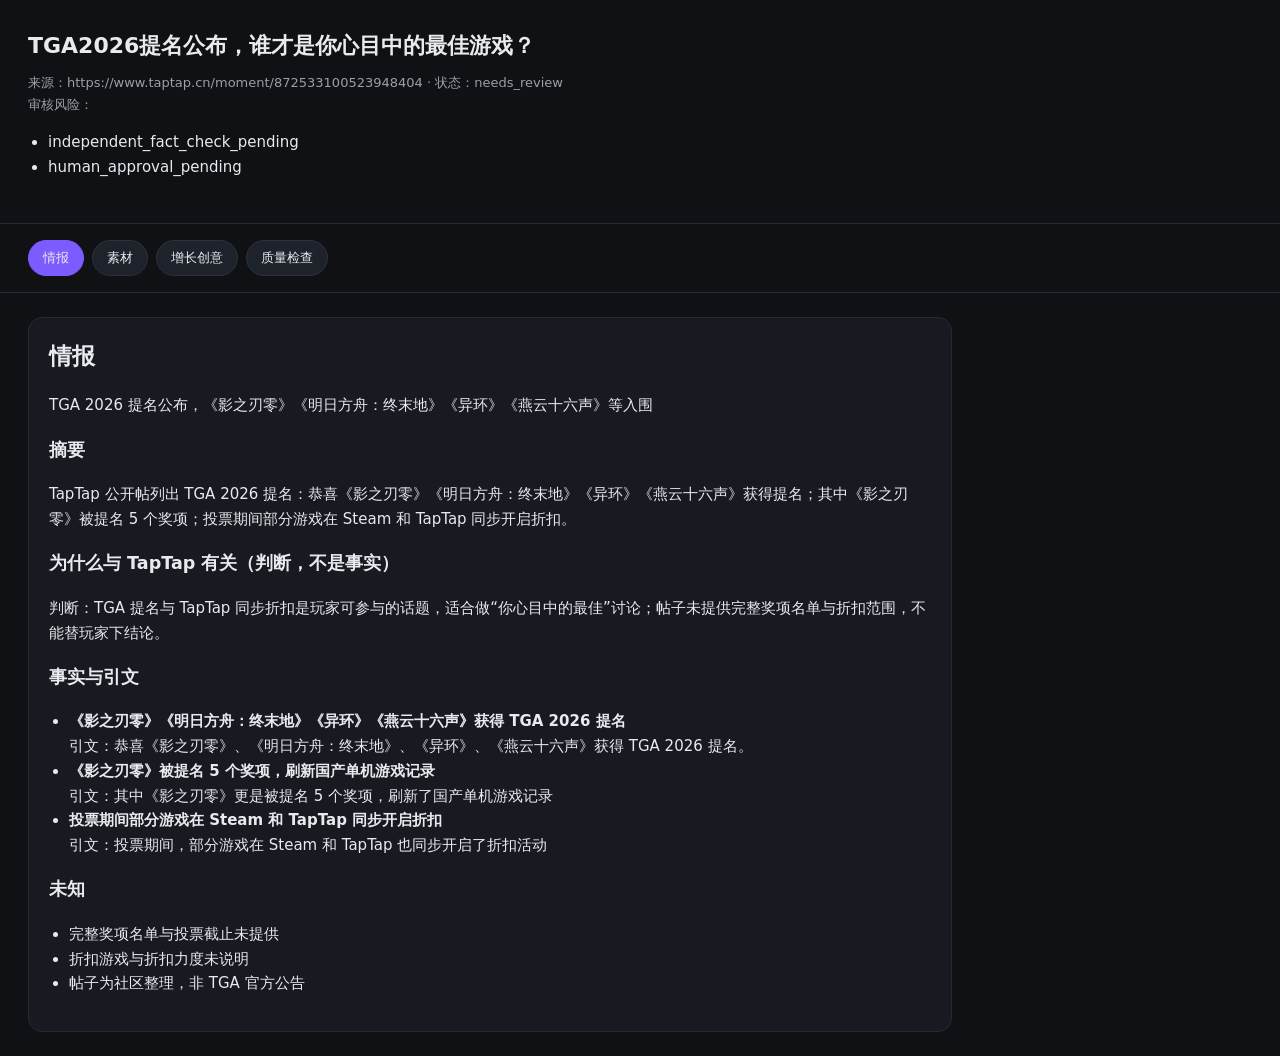
<file: spatial/public/v4-deliveries/tga2026_nominations/preview.html>
<!doctype html>
<html lang="zh-CN"><head><meta charset="utf-8">
<meta name="viewport" content="width=device-width,initial-scale=1">
<title>TGA2026提名公布，谁才是你心目中的最佳游戏？</title>
<style>
:root{--bg:#0f1115;--card:#171a21;--text:#e8eaed;--muted:#9aa0a6;--accent:#7c5cff;--ok:#45c486;--bad:#e07777}
*{box-sizing:border-box}body{margin:0;background:var(--bg);color:var(--text);font:15px/1.65 system-ui,"Segoe UI",sans-serif}
header{padding:28px;border-bottom:1px solid #262a33}h1{margin:0 0 8px;font-size:22px}.muted{color:var(--muted);font-size:13px}
.tabs{display:flex;gap:8px;padding:16px 28px;position:sticky;top:0;background:var(--bg);border-bottom:1px solid #262a33;flex-wrap:wrap}
button{background:#1e222b;color:var(--text);border:1px solid #2c323d;padding:8px 14px;border-radius:999px;cursor:pointer}
button.active{background:var(--accent);border-color:var(--accent)}
main{padding:24px 28px;max-width:980px}section{display:none;background:var(--card);border:1px solid #262a33;border-radius:14px;padding:20px}
section.active{display:block}h2{margin-top:0}ul{padding-left:20px}.ok{color:var(--ok)}.bad{color:var(--bad)}
.card{border-left:3px solid var(--accent);padding:10px 14px;margin:12px 0;background:#12151b}
pre{white-space:pre-wrap;background:#101318;padding:14px;border-radius:10px;border:1px solid #262a33}
</style></head><body>
<header><h1>TGA2026提名公布，谁才是你心目中的最佳游戏？</h1>
<div class="muted">来源：https://www.taptap.cn/moment/872533100523948404 · 状态：needs_review</div>
<div class="muted">审核风险：</div><ul><li>independent_fact_check_pending</li><li>human_approval_pending</li></ul></header>
<div class="tabs">
<button class="active" data-tab="intel">情报</button>
<button data-tab="material">素材</button>
<button data-tab="creative">增长创意</button>
<button data-tab="checks">质量检查</button>
</div>
<main>
<section id="intel" class="active"><h2>情报</h2>
<p>TGA 2026 提名公布，《影之刃零》《明日方舟：终末地》《异环》《燕云十六声》等入围</p>
<h3>摘要</h3><p>TapTap 公开帖列出 TGA 2026 提名：恭喜《影之刃零》《明日方舟：终末地》《异环》《燕云十六声》获得提名；其中《影之刃零》被提名 5 个奖项；投票期间部分游戏在 Steam 和 TapTap 同步开启折扣。</p>
<h3>为什么与 TapTap 有关（判断，不是事实）</h3><p>判断：TGA 提名与 TapTap 同步折扣是玩家可参与的话题，适合做“你心目中的最佳”讨论；帖子未提供完整奖项名单与折扣范围，不能替玩家下结论。</p>
<h3>事实与引文</h3><ul><li><b>《影之刃零》《明日方舟：终末地》《异环》《燕云十六声》获得 TGA 2026 提名</b><br><span>引文：恭喜《影之刃零》、《明日方舟：终末地》、《异环》、《燕云十六声》获得 TGA 2026 提名。</span></li><li><b>《影之刃零》被提名 5 个奖项，刷新国产单机游戏记录</b><br><span>引文：其中《影之刃零》更是被提名 5 个奖项，刷新了国产单机游戏记录</span></li><li><b>投票期间部分游戏在 Steam 和 TapTap 同步开启折扣</b><br><span>引文：投票期间，部分游戏在 Steam 和 TapTap 也同步开启了折扣活动</span></li></ul>
<h3>未知</h3><ul><li>完整奖项名单与投票截止未提供</li><li>折扣游戏与折扣力度未说明</li><li>帖子为社区整理，非 TGA 官方公告</li></ul></section>
<section id="material"><h2>素材</h2>
<p class="muted">社区动态</p>
<h3>TGA 2026 提名：你会把票投给谁？</h3>
<pre>TGA 2026 提名公布，《影之刃零》《明日方舟：终末地》《异环》《燕云十六声》等入围。你心目中的最佳是哪一款？</pre>
<h3>使用边界</h3><p>只使用帖子列出的提名与折扣信息；不补写完整名单、获奖结果、投票截止或折扣力度。</p></section>
<section id="creative"><h2>增长创意（草稿）</h2>
<div class="card"><b>TGA 2026 提名公布：你心目中的最佳是哪一款？</b><br>
用“已公布入围作品 + 5 项提名记录 + 部分游戏同步折扣”三层信息，把提名公布转化为一个低门槛选择提问。</div>
<h3>建议动作</h3><p>[&#x27;按“已公布入围作品—重点数据—折扣信息—互动提问”顺序发布社区帖。&#x27;, &#x27;首屏突出《影之刃零》5 项提名与刷新国产单机游戏记录，其余入围作品以名单形式呈现。&#x27;, &#x27;结尾用“你心目中的最佳是哪一款”发起观点征集，不设置奖励或入口承诺。&#x27;]</p>
<h3>文案草案</h3><pre>TGA 2026 提名公布，《影之刃零》《明日方舟：终末地》《异环》《燕云十六声》等入围。其中，《影之刃零》被提名 5 个奖项，刷新国产单机游戏记录。投票期间，部分游戏在 Steam 和 TapTap 也同步开启了折扣活动。你心目中的最佳是哪一款？如果只聊已公布的入围作品，你会支持哪一款，为什么？</pre>
<h3>前置条件</h3><ul><li>运营确认提名表述仅覆盖已给出的《影之刃零》《明日方舟：终末地》《异环》《燕云十六声》等入围信息，不补写完整名单或具体奖项名称。</li><li>运营确认《影之刃零》被提名 5 个奖项、刷新国产单机游戏记录的表述可对外使用。</li><li>运营确认折扣信息仅按“投票期间，部分游戏在 Steam 和 TapTap 同步开启折扣活动”口径呈现，不补充具体游戏、折扣力度、时间或入口。</li><li>运营确认互动文案不附带奖励承诺、投票入口承诺或官方背书表述。</li></ul>
<p class="muted">状态：draft_needs_operational_confirmation</p></section>
<section id="checks"><h2>质量检查（代理指标）</h2><ul><li class="ok">intelligence: 通过</li><li class="ok">material: 通过</li><li class="ok">growth_creative: 通过</li><li class="ok">all_types_present: 通过</li><li class="ok">facts_have_quotes: 通过</li><li class="ok">quote_support: 通过</li><li class="ok">creative_quality: 通过</li><li class="ok">unknowns_present: 通过</li><li class="ok">creative_has_boundary: 通过</li></ul>
<p class="muted">逐字引文支持不等于语义支持；未做独立事实核验。</p></section>
</main>
<script>
document.querySelectorAll('button[data-tab]').forEach(function(btn){
  btn.addEventListener('click', function(){
    document.querySelectorAll('button[data-tab]').forEach(function(b){b.classList.remove('active')});
    document.querySelectorAll('main section').forEach(function(s){s.classList.remove('active')});
    btn.classList.add('active');
    document.getElementById(btn.dataset.tab).classList.add('active');
  });
});
</script></body></html>
</file>
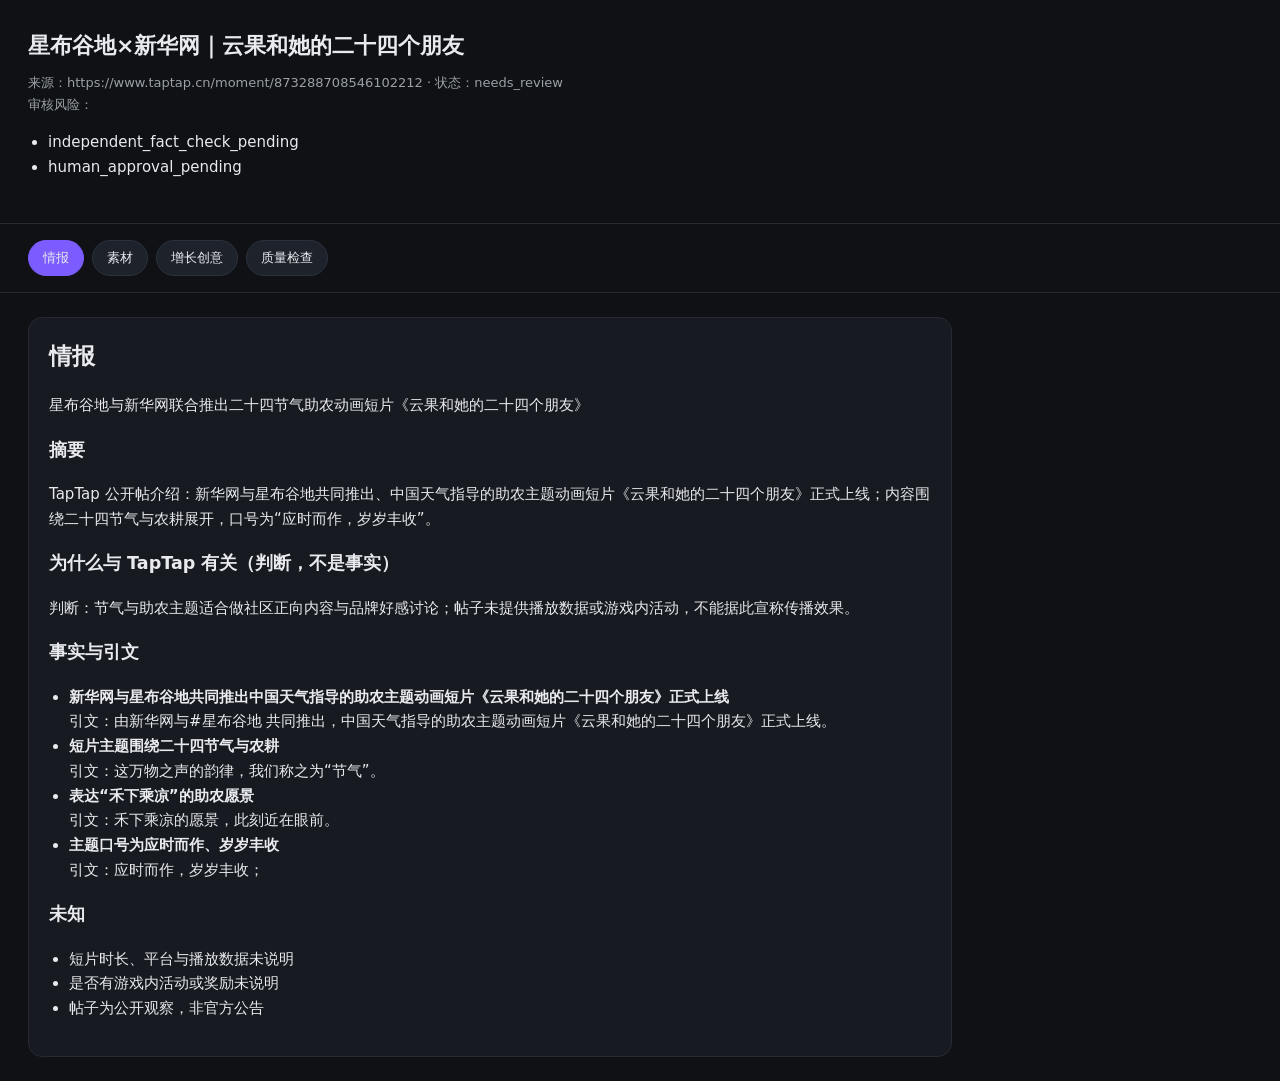
<file: spatial/public/v4-deliveries/xingbugudi_xinhua_farm/preview.html>
<!doctype html>
<html lang="zh-CN"><head><meta charset="utf-8">
<meta name="viewport" content="width=device-width,initial-scale=1">
<title>星布谷地×新华网｜云果和她的二十四个朋友</title>
<style>
:root{--bg:#0f1115;--card:#171a21;--text:#e8eaed;--muted:#9aa0a6;--accent:#7c5cff;--ok:#45c486;--bad:#e07777}
*{box-sizing:border-box}body{margin:0;background:var(--bg);color:var(--text);font:15px/1.65 system-ui,"Segoe UI",sans-serif}
header{padding:28px;border-bottom:1px solid #262a33}h1{margin:0 0 8px;font-size:22px}.muted{color:var(--muted);font-size:13px}
.tabs{display:flex;gap:8px;padding:16px 28px;position:sticky;top:0;background:var(--bg);border-bottom:1px solid #262a33;flex-wrap:wrap}
button{background:#1e222b;color:var(--text);border:1px solid #2c323d;padding:8px 14px;border-radius:999px;cursor:pointer}
button.active{background:var(--accent);border-color:var(--accent)}
main{padding:24px 28px;max-width:980px}section{display:none;background:var(--card);border:1px solid #262a33;border-radius:14px;padding:20px}
section.active{display:block}h2{margin-top:0}ul{padding-left:20px}.ok{color:var(--ok)}.bad{color:var(--bad)}
.card{border-left:3px solid var(--accent);padding:10px 14px;margin:12px 0;background:#12151b}
pre{white-space:pre-wrap;background:#101318;padding:14px;border-radius:10px;border:1px solid #262a33}
</style></head><body>
<header><h1>星布谷地×新华网｜云果和她的二十四个朋友</h1>
<div class="muted">来源：https://www.taptap.cn/moment/873288708546102212 · 状态：needs_review</div>
<div class="muted">审核风险：</div><ul><li>independent_fact_check_pending</li><li>human_approval_pending</li></ul></header>
<div class="tabs">
<button class="active" data-tab="intel">情报</button>
<button data-tab="material">素材</button>
<button data-tab="creative">增长创意</button>
<button data-tab="checks">质量检查</button>
</div>
<main>
<section id="intel" class="active"><h2>情报</h2>
<p>星布谷地与新华网联合推出二十四节气助农动画短片《云果和她的二十四个朋友》</p>
<h3>摘要</h3><p>TapTap 公开帖介绍：新华网与星布谷地共同推出、中国天气指导的助农主题动画短片《云果和她的二十四个朋友》正式上线；内容围绕二十四节气与农耕展开，口号为“应时而作，岁岁丰收”。</p>
<h3>为什么与 TapTap 有关（判断，不是事实）</h3><p>判断：节气与助农主题适合做社区正向内容与品牌好感讨论；帖子未提供播放数据或游戏内活动，不能据此宣称传播效果。</p>
<h3>事实与引文</h3><ul><li><b>新华网与星布谷地共同推出中国天气指导的助农主题动画短片《云果和她的二十四个朋友》正式上线</b><br><span>引文：由新华网与#星布谷地 共同推出，中国天气指导的助农主题动画短片《云果和她的二十四个朋友》正式上线。</span></li><li><b>短片主题围绕二十四节气与农耕</b><br><span>引文：这万物之声的韵律，我们称之为“节气”。</span></li><li><b>表达“禾下乘凉”的助农愿景</b><br><span>引文：禾下乘凉的愿景，此刻近在眼前。</span></li><li><b>主题口号为应时而作、岁岁丰收</b><br><span>引文：应时而作，岁岁丰收；</span></li></ul>
<h3>未知</h3><ul><li>短片时长、平台与播放数据未说明</li><li>是否有游戏内活动或奖励未说明</li><li>帖子为公开观察，非官方公告</li></ul></section>
<section id="material"><h2>素材</h2>
<p class="muted">社区动态</p>
<h3>星布谷地×新华网：把二十四节气做成了动画短片</h3>
<pre>星布谷地和新华网一起做了部二十四节气助农短片《云果和她的二十四个朋友》。应时而作，岁岁丰收——你最喜欢哪个节气？</pre>
<h3>使用边界</h3><p>只使用帖子已公开信息；不补写短片时长、播放数据、游戏内活动或官方后续。</p></section>
<section id="creative"><h2>增长创意（草稿）</h2>
<div class="card"><b>《云果和她的二十四个朋友》节气助农短片互动帖</b><br>
把“应时而作，岁岁丰收”的节气口号，转成一次“你最喜欢哪个节气”的社区讨论。</div>
<h3>建议动作</h3><p>以资讯转述形式发布：先写联合主体与助农主题，再写片名、节气与农耕主题表达及助农愿景，最后写上线信息并抛出节气偏好提问；不冒充官方，不写播放量、效果、奖励或跳转入口。</p>
<h3>文案草案</h3><pre>新华网与星布谷地共同推出、中国天气指导的助农主题动画短片《云果和她的二十四个朋友》正式上线。短片围绕二十四节气与农耕，以“这万物之声的韵律，我们称之为节气”作主题表达，也呼应“禾下乘凉的愿景，此刻近在眼前”的助农愿景。应时而作，岁岁丰收。说到节气，你最喜欢哪一个？为什么？</pre>
<h3>前置条件</h3><ul><li>发布前确认短片名称、联合主体、指导方与“正式上线”表述与已给事实一致。</li><li>发布前确认配图或视频素材来源与可引用范围，不补充未给出的上线时间、数字、入口、奖励或官方承诺。</li><li>互动仅开放节气偏好讨论，不写播放量、传播效果或用户反馈为已证实结果。</li></ul>
<p class="muted">状态：draft_needs_operational_confirmation</p></section>
<section id="checks"><h2>质量检查（代理指标）</h2><ul><li class="ok">intelligence: 通过</li><li class="ok">material: 通过</li><li class="ok">growth_creative: 通过</li><li class="ok">all_types_present: 通过</li><li class="ok">facts_have_quotes: 通过</li><li class="ok">quote_support: 通过</li><li class="ok">creative_quality: 通过</li><li class="ok">unknowns_present: 通过</li><li class="ok">creative_has_boundary: 通过</li></ul>
<p class="muted">逐字引文支持不等于语义支持；未做独立事实核验。</p></section>
</main>
<script>
document.querySelectorAll('button[data-tab]').forEach(function(btn){
  btn.addEventListener('click', function(){
    document.querySelectorAll('button[data-tab]').forEach(function(b){b.classList.remove('active')});
    document.querySelectorAll('main section').forEach(function(s){s.classList.remove('active')});
    btn.classList.add('active');
    document.getElementById(btn.dataset.tab).classList.add('active');
  });
});
</script></body></html>
</file>
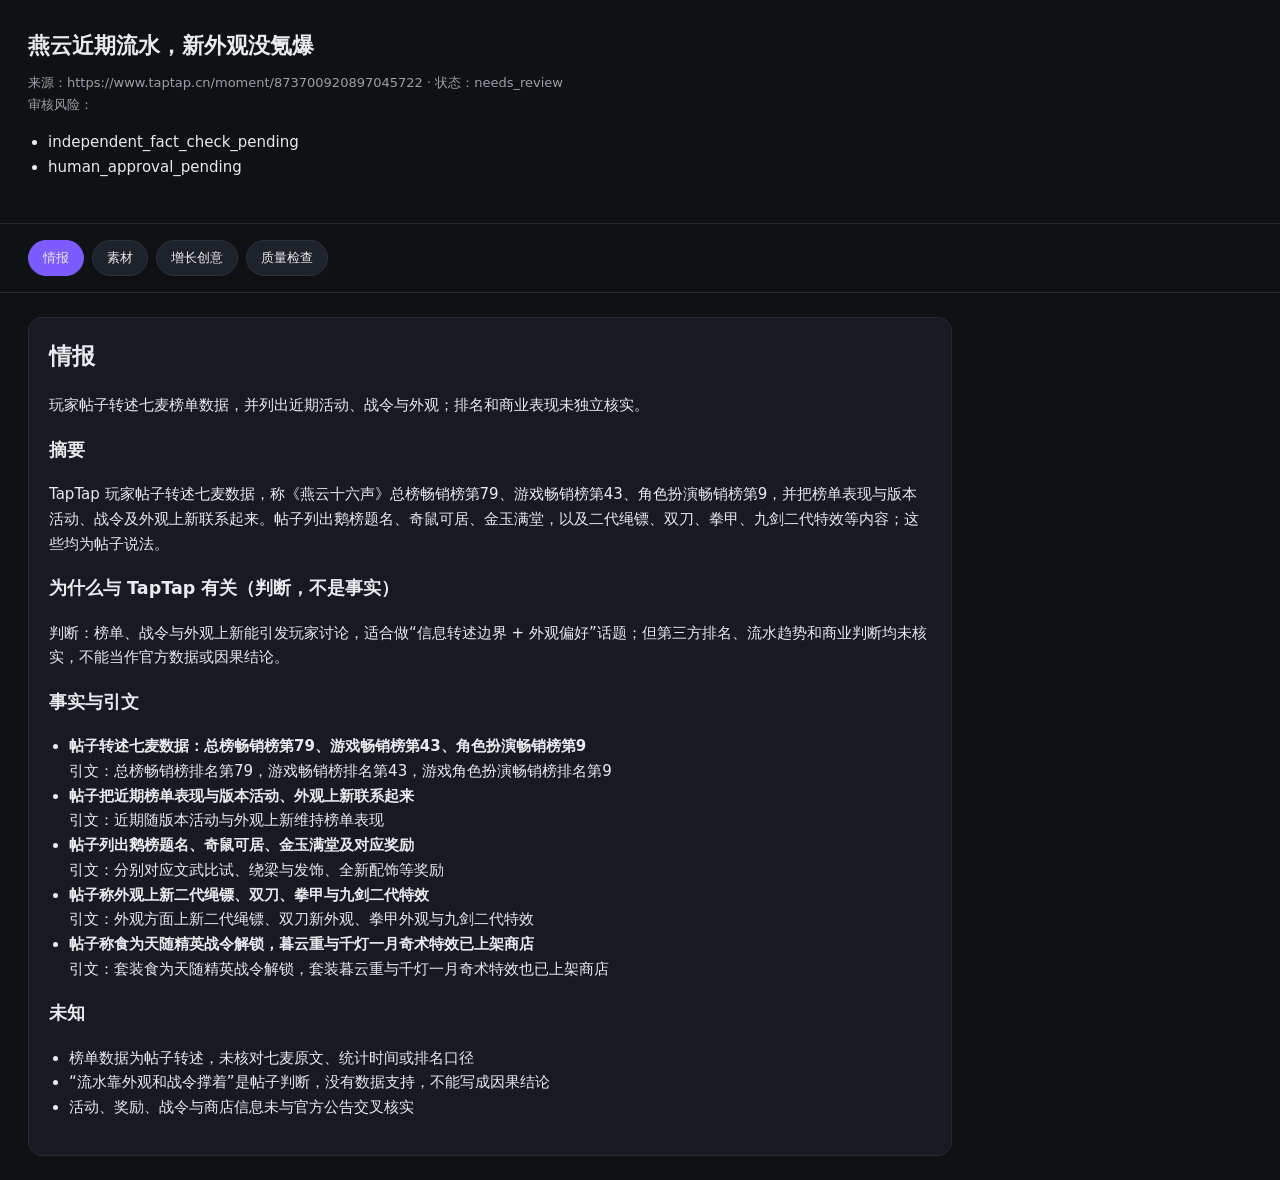
<file: spatial/public/v4-deliveries/yanyun_recent_revenue/preview.html>
<!doctype html>
<html lang="zh-CN"><head><meta charset="utf-8">
<meta name="viewport" content="width=device-width,initial-scale=1">
<title>燕云近期流水，新外观没氪爆</title>
<style>
:root{--bg:#0f1115;--card:#171a21;--text:#e8eaed;--muted:#9aa0a6;--accent:#7c5cff;--ok:#45c486;--bad:#e07777}
*{box-sizing:border-box}body{margin:0;background:var(--bg);color:var(--text);font:15px/1.65 system-ui,"Segoe UI",sans-serif}
header{padding:28px;border-bottom:1px solid #262a33}h1{margin:0 0 8px;font-size:22px}.muted{color:var(--muted);font-size:13px}
.tabs{display:flex;gap:8px;padding:16px 28px;position:sticky;top:0;background:var(--bg);border-bottom:1px solid #262a33;flex-wrap:wrap}
button{background:#1e222b;color:var(--text);border:1px solid #2c323d;padding:8px 14px;border-radius:999px;cursor:pointer}
button.active{background:var(--accent);border-color:var(--accent)}
main{padding:24px 28px;max-width:980px}section{display:none;background:var(--card);border:1px solid #262a33;border-radius:14px;padding:20px}
section.active{display:block}h2{margin-top:0}ul{padding-left:20px}.ok{color:var(--ok)}.bad{color:var(--bad)}
.card{border-left:3px solid var(--accent);padding:10px 14px;margin:12px 0;background:#12151b}
pre{white-space:pre-wrap;background:#101318;padding:14px;border-radius:10px;border:1px solid #262a33}
</style></head><body>
<header><h1>燕云近期流水，新外观没氪爆</h1>
<div class="muted">来源：https://www.taptap.cn/moment/873700920897045722 · 状态：needs_review</div>
<div class="muted">审核风险：</div><ul><li>independent_fact_check_pending</li><li>human_approval_pending</li></ul></header>
<div class="tabs">
<button class="active" data-tab="intel">情报</button>
<button data-tab="material">素材</button>
<button data-tab="creative">增长创意</button>
<button data-tab="checks">质量检查</button>
</div>
<main>
<section id="intel" class="active"><h2>情报</h2>
<p>玩家帖子转述七麦榜单数据，并列出近期活动、战令与外观；排名和商业表现未独立核实。</p>
<h3>摘要</h3><p>TapTap 玩家帖子转述七麦数据，称《燕云十六声》总榜畅销榜第79、游戏畅销榜第43、角色扮演畅销榜第9，并把榜单表现与版本活动、战令及外观上新联系起来。帖子列出鹅榜题名、奇鼠可居、金玉满堂，以及二代绳镖、双刀、拳甲、九剑二代特效等内容；这些均为帖子说法。</p>
<h3>为什么与 TapTap 有关（判断，不是事实）</h3><p>判断：榜单、战令与外观上新能引发玩家讨论，适合做“信息转述边界 + 外观偏好”话题；但第三方排名、流水趋势和商业判断均未核实，不能当作官方数据或因果结论。</p>
<h3>事实与引文</h3><ul><li><b>帖子转述七麦数据：总榜畅销榜第79、游戏畅销榜第43、角色扮演畅销榜第9</b><br><span>引文：总榜畅销榜排名第79，游戏畅销榜排名第43，游戏角色扮演畅销榜排名第9</span></li><li><b>帖子把近期榜单表现与版本活动、外观上新联系起来</b><br><span>引文：近期随版本活动与外观上新维持榜单表现</span></li><li><b>帖子列出鹅榜题名、奇鼠可居、金玉满堂及对应奖励</b><br><span>引文：分别对应文武比试、绕梁与发饰、全新配饰等奖励</span></li><li><b>帖子称外观上新二代绳镖、双刀、拳甲与九剑二代特效</b><br><span>引文：外观方面上新二代绳镖、双刀新外观、拳甲外观与九剑二代特效</span></li><li><b>帖子称食为天随精英战令解锁，暮云重与千灯一月奇术特效已上架商店</b><br><span>引文：套装食为天随精英战令解锁，套装暮云重与千灯一月奇术特效也已上架商店</span></li></ul>
<h3>未知</h3><ul><li>榜单数据为帖子转述，未核对七麦原文、统计时间或排名口径</li><li>“流水靠外观和战令撑着”是帖子判断，没有数据支持，不能写成因果结论</li><li>活动、奖励、战令与商店信息未与官方公告交叉核实</li></ul></section>
<section id="material"><h2>素材</h2>
<p class="muted">社区动态</p>
<h3>燕云榜单与外观上新：先分清转述和结论</h3>
<pre>有 TapTap 玩家帖子转述七麦榜单数据，并列出近期活动、战令与外观上新。排名口径未核实，“流水靠外观和战令撑着”也只是帖子判断。你会关注哪些外观或奖励？</pre>
<h3>使用边界</h3><p>只复述公开帖子；明确第三方数据与作者判断未核实；不写流水金额、排名因果关系、官方承诺或购买建议。</p></section>
<section id="creative"><h2>增长创意（草稿）</h2>
<div class="card"><b>外观与战令奖励关注点讨论</b><br>
玩家帖子转述榜单数据并列出近期活动、战令与外观上新；你会先关注外观还是奖励？</div>
<h3>建议动作</h3><p>发布一条社区讨论素材，仅转述公开帖子中已有的榜单转述、近期活动、战令与外观上新信息；明确七麦数据为帖子转述、排名口径未核实，相关商业表现判断为帖子观点；以提问收束，不写流水金额、排名因果关系、官方承诺或购买建议，也不承诺奖励或入口。</p>
<h3>文案草案</h3><pre>有 TapTap 玩家帖子转述七麦榜单数据，并列出近期活动、战令与外观上新。排名口径未核实，相关商业表现判断也只是帖子观点。你会关注哪些外观或奖励？</pre>
<h3>前置条件</h3><ul><li>仅复述公开帖子内容，不补充未给出的时间、数字、入口、奖励或官方承诺。</li><li>明确七麦数据为帖子转述，排名口径未核实；榜单表现与活动、外观上新的联系为帖子判断，未独立核实。</li><li>不写流水金额、排名因果关系或购买建议。</li><li>互动提问不承诺奖励或入口，不对玩家需求或效果作已证实表述。</li></ul>
<p class="muted">状态：draft_needs_operational_confirmation</p></section>
<section id="checks"><h2>质量检查（代理指标）</h2><ul><li class="ok">intelligence: 通过</li><li class="ok">material: 通过</li><li class="ok">growth_creative: 通过</li><li class="ok">all_types_present: 通过</li><li class="ok">facts_have_quotes: 通过</li><li class="ok">quote_support: 通过</li><li class="ok">creative_quality: 通过</li><li class="ok">unknowns_present: 通过</li><li class="ok">creative_has_boundary: 通过</li></ul>
<p class="muted">逐字引文支持不等于语义支持；未做独立事实核验。</p></section>
</main>
<script>
document.querySelectorAll('button[data-tab]').forEach(function(btn){
  btn.addEventListener('click', function(){
    document.querySelectorAll('button[data-tab]').forEach(function(b){b.classList.remove('active')});
    document.querySelectorAll('main section').forEach(function(s){s.classList.remove('active')});
    btn.classList.add('active');
    document.getElementById(btn.dataset.tab).classList.add('active');
  });
});
</script></body></html>
</file>
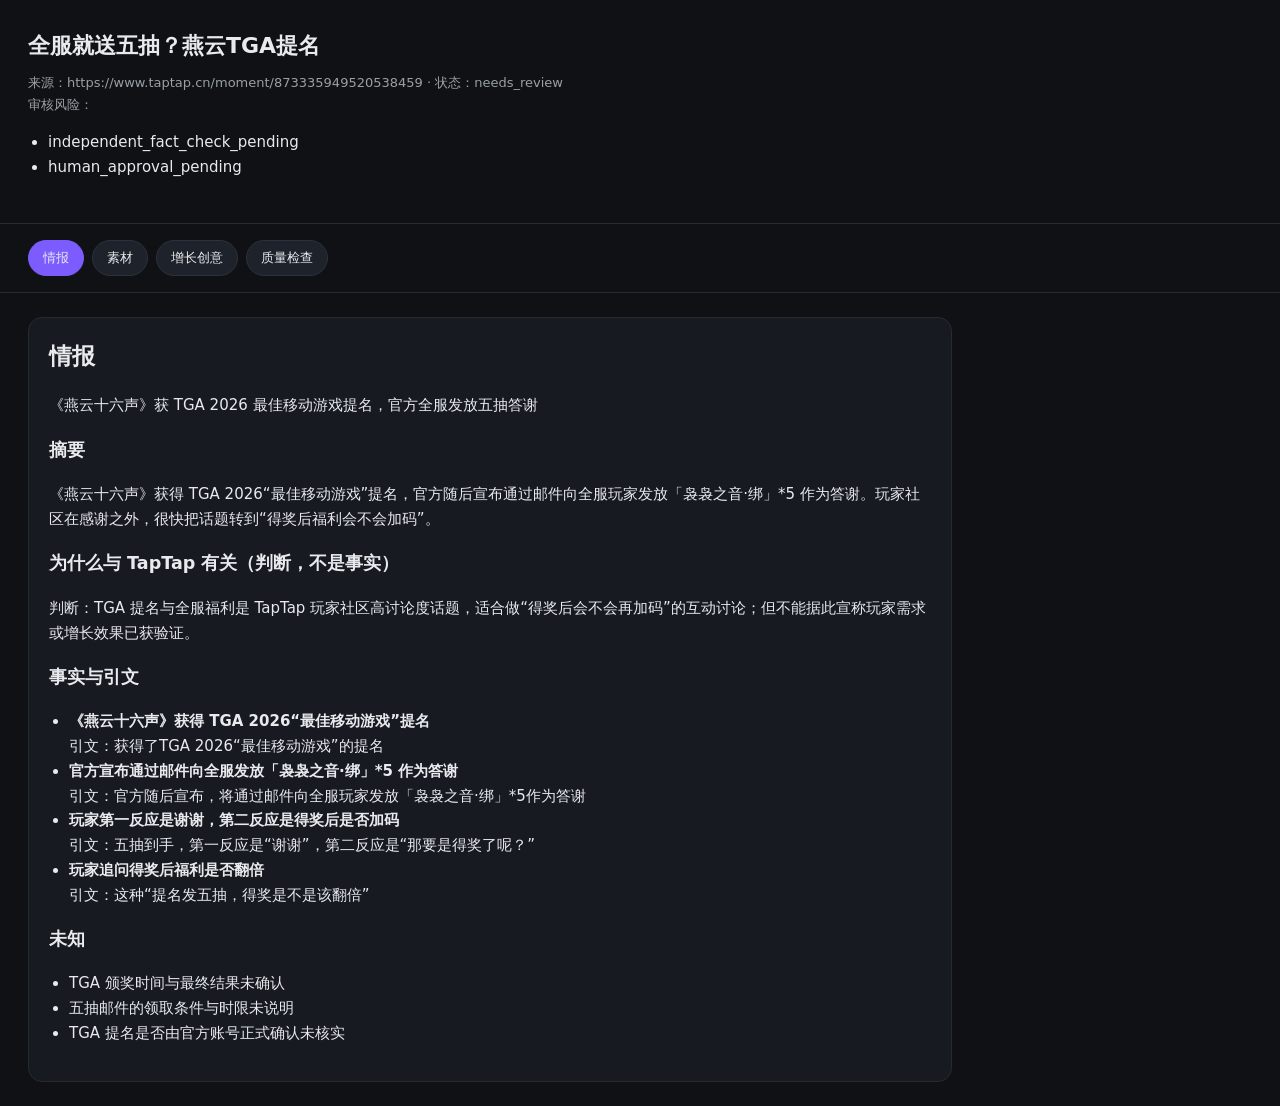
<file: spatial/public/v4-deliveries/yanyun_tga_nomination/preview.html>
<!doctype html>
<html lang="zh-CN"><head><meta charset="utf-8">
<meta name="viewport" content="width=device-width,initial-scale=1">
<title>全服就送五抽？燕云TGA提名</title>
<style>
:root{--bg:#0f1115;--card:#171a21;--text:#e8eaed;--muted:#9aa0a6;--accent:#7c5cff;--ok:#45c486;--bad:#e07777}
*{box-sizing:border-box}body{margin:0;background:var(--bg);color:var(--text);font:15px/1.65 system-ui,"Segoe UI",sans-serif}
header{padding:28px;border-bottom:1px solid #262a33}h1{margin:0 0 8px;font-size:22px}.muted{color:var(--muted);font-size:13px}
.tabs{display:flex;gap:8px;padding:16px 28px;position:sticky;top:0;background:var(--bg);border-bottom:1px solid #262a33;flex-wrap:wrap}
button{background:#1e222b;color:var(--text);border:1px solid #2c323d;padding:8px 14px;border-radius:999px;cursor:pointer}
button.active{background:var(--accent);border-color:var(--accent)}
main{padding:24px 28px;max-width:980px}section{display:none;background:var(--card);border:1px solid #262a33;border-radius:14px;padding:20px}
section.active{display:block}h2{margin-top:0}ul{padding-left:20px}.ok{color:var(--ok)}.bad{color:var(--bad)}
.card{border-left:3px solid var(--accent);padding:10px 14px;margin:12px 0;background:#12151b}
pre{white-space:pre-wrap;background:#101318;padding:14px;border-radius:10px;border:1px solid #262a33}
</style></head><body>
<header><h1>全服就送五抽？燕云TGA提名</h1>
<div class="muted">来源：https://www.taptap.cn/moment/873335949520538459 · 状态：needs_review</div>
<div class="muted">审核风险：</div><ul><li>independent_fact_check_pending</li><li>human_approval_pending</li></ul></header>
<div class="tabs">
<button class="active" data-tab="intel">情报</button>
<button data-tab="material">素材</button>
<button data-tab="creative">增长创意</button>
<button data-tab="checks">质量检查</button>
</div>
<main>
<section id="intel" class="active"><h2>情报</h2>
<p>《燕云十六声》获 TGA 2026 最佳移动游戏提名，官方全服发放五抽答谢</p>
<h3>摘要</h3><p>《燕云十六声》获得 TGA 2026“最佳移动游戏”提名，官方随后宣布通过邮件向全服玩家发放「袅袅之音·绑」*5 作为答谢。玩家社区在感谢之外，很快把话题转到“得奖后福利会不会加码”。</p>
<h3>为什么与 TapTap 有关（判断，不是事实）</h3><p>判断：TGA 提名与全服福利是 TapTap 玩家社区高讨论度话题，适合做“得奖后会不会再加码”的互动讨论；但不能据此宣称玩家需求或增长效果已获验证。</p>
<h3>事实与引文</h3><ul><li><b>《燕云十六声》获得 TGA 2026“最佳移动游戏”提名</b><br><span>引文：获得了TGA 2026“最佳移动游戏”的提名</span></li><li><b>官方宣布通过邮件向全服发放「袅袅之音·绑」*5 作为答谢</b><br><span>引文：官方随后宣布，将通过邮件向全服玩家发放「袅袅之音·绑」*5作为答谢</span></li><li><b>玩家第一反应是谢谢，第二反应是得奖后是否加码</b><br><span>引文：五抽到手，第一反应是“谢谢”，第二反应是“那要是得奖了呢？”</span></li><li><b>玩家追问得奖后福利是否翻倍</b><br><span>引文：这种“提名发五抽，得奖是不是该翻倍”</span></li></ul>
<h3>未知</h3><ul><li>TGA 颁奖时间与最终结果未确认</li><li>五抽邮件的领取条件与时限未说明</li><li>TGA 提名是否由官方账号正式确认未核实</li></ul></section>
<section id="material"><h2>素材</h2>
<p class="muted">社区动态</p>
<h3>燕云TGA提名：五抽到手，玩家开始问“得奖呢”</h3>
<pre>《燕云十六声》拿到 TGA 2026 最佳移动游戏提名，官方全服发五抽答谢。五抽到手，玩家的第二反应是：那得奖了，是不是该再发点？你怎么看？</pre>
<h3>使用边界</h3><p>只使用帖子已公开的事实；不补写TGA结果、五抽领取条件或官方后续承诺。</p></section>
<section id="creative"><h2>增长创意（草稿）</h2>
<div class="card"><b>提名答谢五抽，得奖后要不要加码？</b><br>
以“提名答谢五抽”作为资讯抓手，拟将“得奖后是否加码”作为评论讨论点。</div>
<h3>建议动作</h3><p>发布一条社区互动帖，按“事实/福利信息—玩家第一反应—二次追问”的节奏组织：先陈述提名与邮件发放「袅袅之音·绑」*5作为答谢，再呈现玩家从“谢谢”到“那要是得奖了呢？”的反应，最后抛出是否应加码的问题；不补写奖项结果、福利条件或官方承诺。</p>
<h3>文案草案</h3><pre>《燕云十六声》获得 TGA 2026“最佳移动游戏”提名，官方宣布将通过邮件向全服玩家发放「袅袅之音·绑」*5作为答谢。面对这份五抽答谢，玩家先说“谢谢”，随后把话题推向“那要是得奖了呢？”如果你是玩家，会认同“提名发五抽，得奖是不是该翻倍”这个追问吗？</pre>
<h3>前置条件</h3><ul><li>确认提名表述仅为 TGA 2026“最佳移动游戏”提名，不写成获奖或结果已定。</li><li>确认福利表述仅为官方将通过邮件向全服玩家发放「袅袅之音·绑」*5作为答谢，不补写时间、领取条件、入口或额外奖励。</li><li>确认互动提问只呈现玩家关于得奖后是否加码或翻倍的追问，不暗示官方承诺加码。</li><li>确认文案中的数字、名称与已给事实一致。</li></ul>
<p class="muted">状态：draft_needs_operational_confirmation</p></section>
<section id="checks"><h2>质量检查（代理指标）</h2><ul><li class="ok">intelligence: 通过</li><li class="ok">material: 通过</li><li class="ok">growth_creative: 通过</li><li class="ok">all_types_present: 通过</li><li class="ok">facts_have_quotes: 通过</li><li class="ok">quote_support: 通过</li><li class="ok">creative_quality: 通过</li><li class="ok">unknowns_present: 通过</li><li class="ok">creative_has_boundary: 通过</li></ul>
<p class="muted">逐字引文支持不等于语义支持；未做独立事实核验。</p></section>
</main>
<script>
document.querySelectorAll('button[data-tab]').forEach(function(btn){
  btn.addEventListener('click', function(){
    document.querySelectorAll('button[data-tab]').forEach(function(b){b.classList.remove('active')});
    document.querySelectorAll('main section').forEach(function(s){s.classList.remove('active')});
    btn.classList.add('active');
    document.getElementById(btn.dataset.tab).classList.add('active');
  });
});
</script></body></html>
</file>
